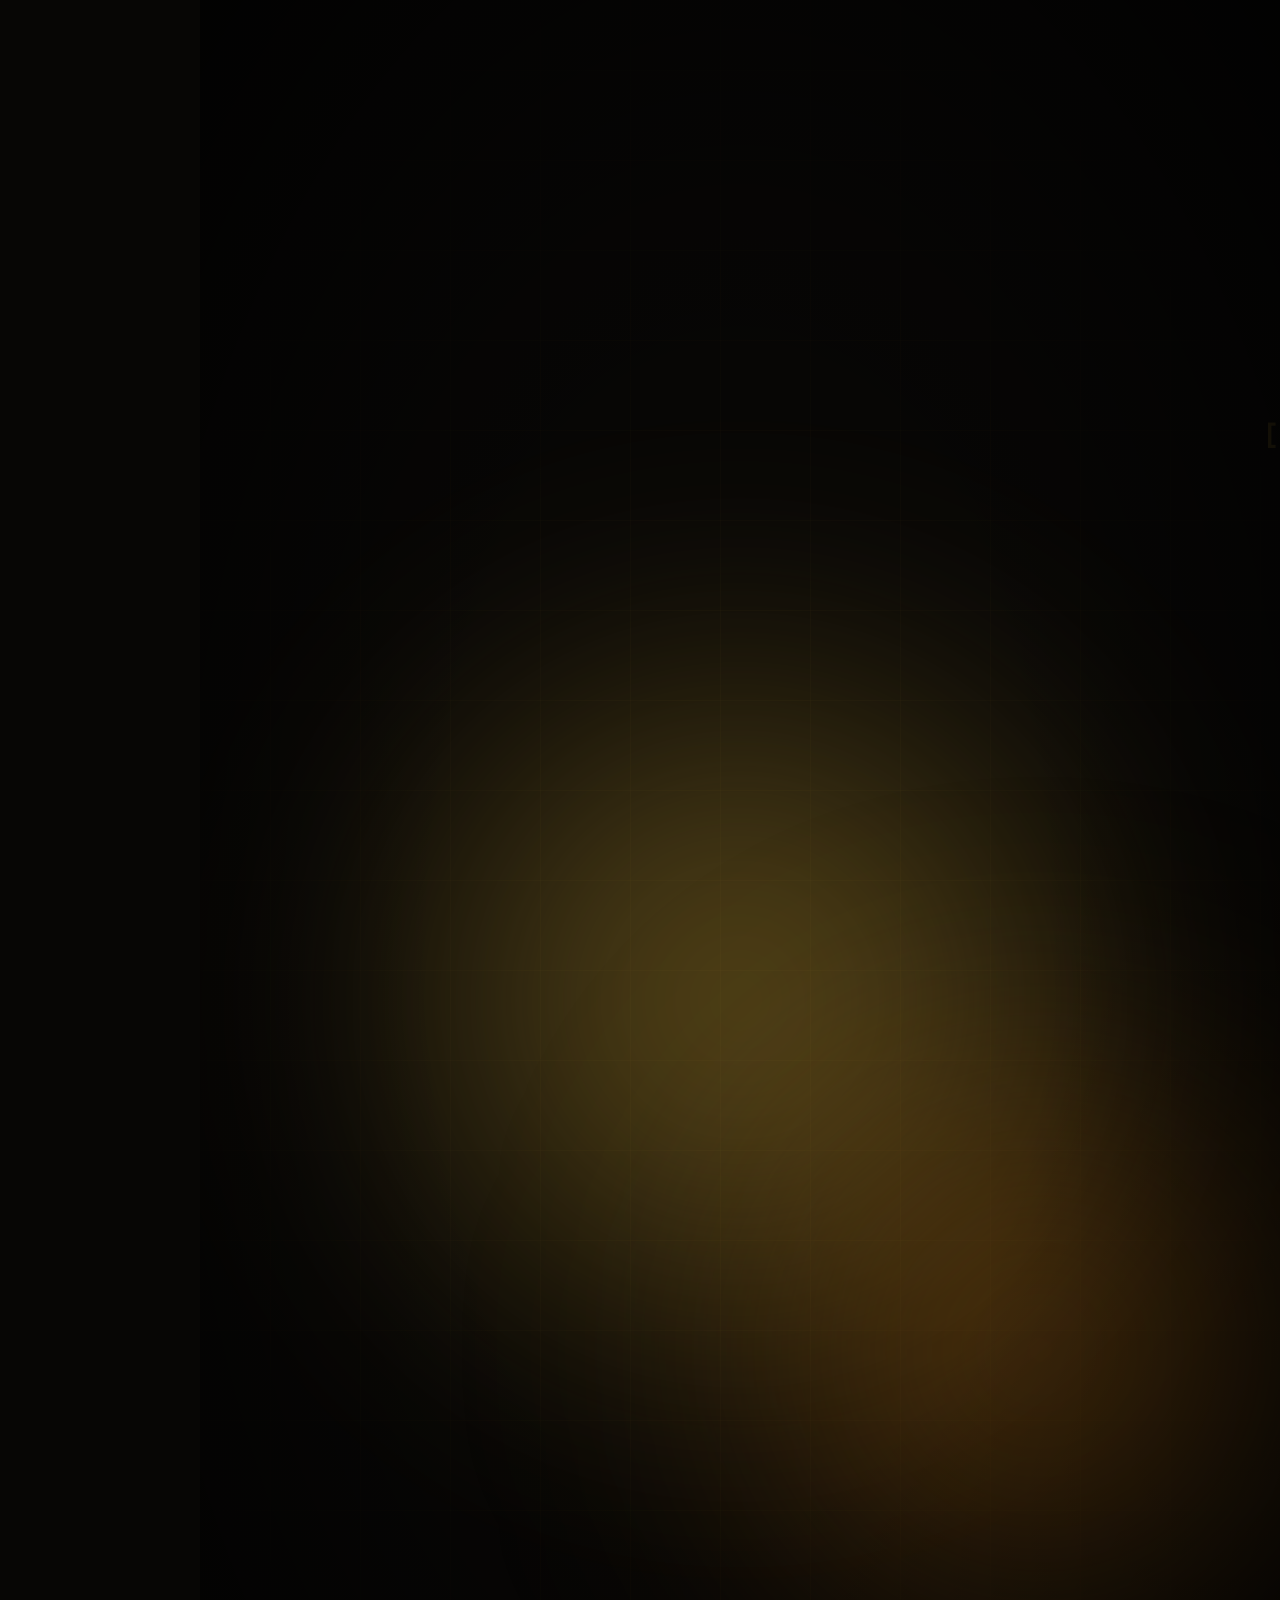
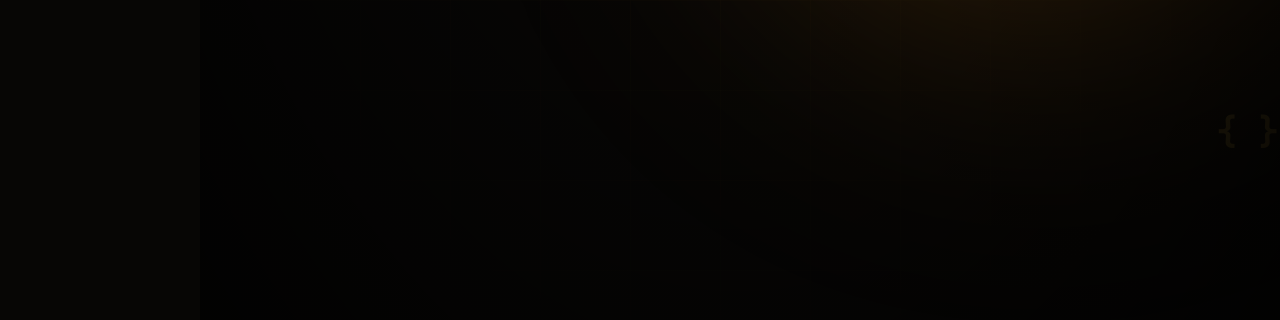
<file: videos/golden-code-ad/index.html>
<!doctype html>
<html lang="ar" dir="rtl">
<head>
<meta charset="utf-8">
<title>Golden Code Ad</title>
<link rel="stylesheet" href="fonts/fonts.css">
<script src="timing.js"></script>
<style>
  :root{
    --gold:#F5C542; --gold2:#D4A017; --gold3:#FFE08A; --deep:#8a6410;
    --bg:#070605; --panel:#15110b; --panel2:#1d170e; --line:rgba(245,197,66,.18);
    --txt:#f6efe0; --mut:#9b8e74; --ok:#7ee0a1;
  }
  *{box-sizing:border-box;margin:0;padding:0}
  html,body{width:1080px;height:1920px;overflow:hidden;background:var(--bg)}
  body{font-family:'Cairo',sans-serif;color:var(--txt)}
  #stage{position:relative;width:1080px;height:1920px;overflow:hidden;background:var(--bg)}
  .abs{position:absolute}
  .scene{position:absolute;inset:0;opacity:0}
  .center{display:flex;align-items:center;justify-content:center;flex-direction:column}
  .display{font-family:'Lalezar','Cairo',sans-serif;font-weight:400;line-height:1.1}
  .goldtxt{background:linear-gradient(180deg,#fff3c4 0%,#F5C542 45%,#b8860b 100%);-webkit-background-clip:text;background-clip:text;color:transparent}
  .mono{font-family:'JetBrains Mono',monospace;direction:ltr}

  /* background */
  #glow1,#glow2{position:absolute;border-radius:50%;filter:blur(120px)}
  #glow1{width:900px;height:900px;background:radial-gradient(circle,rgba(245,197,66,.55),rgba(245,197,66,0) 70%)}
  #glow2{width:800px;height:800px;background:radial-gradient(circle,rgba(180,110,20,.45),rgba(180,110,20,0) 70%)}
  #vignette{position:absolute;inset:0;background:radial-gradient(ellipse at center,rgba(0,0,0,0) 40%,rgba(0,0,0,.75) 100%)}
  #grid{position:absolute;inset:-200px;background-image:linear-gradient(var(--line) 1px,transparent 1px),linear-gradient(90deg,var(--line) 1px,transparent 1px);background-size:90px 90px;opacity:.12;
        -webkit-mask-image:radial-gradient(ellipse at center,#000 20%,transparent 70%)}
  .glyph{position:absolute;font-family:'JetBrains Mono',monospace;color:var(--gold);font-weight:700}

  /* S1 */
  .s1word{position:absolute;left:0;right:0;top:760px;text-align:center;font-size:230px}
  .s1icon{position:absolute;left:50%;top:520px;width:200px;height:200px;margin-left:-100px}

  /* cards */
  .card{position:absolute;border-radius:36px;background:linear-gradient(160deg,#1f190f,#0e0b07);border:2px solid rgba(245,197,66,.14);overflow:hidden}
  .card .bar{position:absolute;height:14px;border-radius:7px;background:rgba(245,197,66,.16)}
  .chip{display:inline-flex;align-items:center;gap:10px;padding:10px 28px;border-radius:999px;font-weight:700;font-size:32px}

  /* input */
  #inputbar{position:absolute;left:90px;right:90px;top:1000px;height:150px;border-radius:80px;background:#120e08;border:3px solid rgba(245,197,66,.6);
            box-shadow:0 0 60px rgba(245,197,66,.25),inset 0 0 30px rgba(245,197,66,.08);display:flex;align-items:center;padding:0 30px 0 40px;gap:24px}
  #inputtxt{flex:1;font-size:40px;font-weight:600;white-space:nowrap;overflow:hidden}
  #sendbtn{width:96px;height:96px;border-radius:50%;background:linear-gradient(180deg,#ffd970,#d9a21c);display:flex;align-items:center;justify-content:center;flex:none}
  .caret{display:inline-block;width:4px;height:48px;background:var(--gold);vertical-align:middle;margin-inline-start:4px}
  .bubble{position:absolute;border-radius:40px;padding:26px 40px;font-size:38px;font-weight:700}
  .step{position:absolute;width:280px;height:380px;border-radius:32px;background:linear-gradient(180deg,#1c160c,#0f0c07);border:2px solid rgba(245,197,66,.25);display:flex;flex-direction:column;align-items:center;justify-content:flex-end;padding-bottom:40px}
  .step .num{position:absolute;top:22px;right:28px;font-family:'JetBrains Mono';color:var(--gold);font-size:30px;font-weight:700}
  .step .lbl{font-size:34px;font-weight:700;color:var(--txt);margin-top:26px}

  /* editor */
  #tabs{position:absolute;top:120px;left:0;right:0;display:flex;justify-content:center;gap:18px}
  .tab{padding:12px 30px;border-radius:999px;font-size:32px;font-weight:700;background:#1a150d;color:var(--mut);border:2px solid rgba(245,197,66,.15)}
  .tab.on{background:linear-gradient(180deg,#ffd970,#d9a21c);color:#1a1205;border-color:transparent;box-shadow:0 0 30px rgba(245,197,66,.4)}
  #editor{position:absolute;left:60px;right:60px;top:240px;height:720px;border-radius:32px;background:#0f0c08;border:2px solid rgba(245,197,66,.25);box-shadow:0 30px 80px rgba(0,0,0,.6);overflow:hidden}
  #editor .head{height:70px;border-bottom:2px solid rgba(245,197,66,.12);display:flex;align-items:center;padding:0 28px;gap:14px;direction:ltr}
  .dot{width:20px;height:20px;border-radius:50%}
  #code{padding:26px 34px;font-size:33px;line-height:1.55;white-space:pre;direction:ltr;text-align:left;font-family:'JetBrains Mono',monospace;font-weight:500}
  .ln{display:inline-block;width:52px;color:#4f4636;text-align:right;margin-right:26px}
  .k{color:#ff9e64}.s{color:#F5C542}.f{color:#ffe08a}.p{color:#cfc4ad}.c{color:#6d6250}.n{color:#7ee0a1}
  #phone{position:absolute;left:50%;width:520px;height:1060px;margin-left:-260px;border-radius:70px;background:#050403;border:10px solid #2a2216;box-shadow:0 0 0 3px rgba(245,197,66,.35),0 40px 120px rgba(0,0,0,.8),0 0 120px rgba(245,197,66,.15);overflow:hidden}
  #phone .notch{position:absolute;top:18px;left:50%;width:150px;height:38px;margin-left:-75px;border-radius:20px;background:#000;z-index:5}
  .ph{position:absolute;left:30px;right:30px}
  .goldbtn{border-radius:999px;background:linear-gradient(180deg,#ffd970,#d9a21c);color:#1a1205;font-weight:900;text-align:center}
  #tracks{position:absolute;left:60px;right:60px;height:230px;border-radius:28px;background:#0f0c08;border:2px solid rgba(245,197,66,.15);overflow:hidden}
  .trk{position:absolute;left:140px;right:30px;height:40px;border-radius:10px}
  .trklbl{position:absolute;right:24px;width:100px;font-size:24px;color:var(--mut);text-align:right}
  .kf{position:absolute;width:24px;height:24px;background:var(--gold);transform:rotate(45deg);border-radius:4px}

  /* build */
  #buildcard{position:absolute;left:170px;right:170px;top:620px;height:640px;border-radius:44px;background:linear-gradient(180deg,#17120a,#0d0a06);border:2px solid rgba(245,197,66,.2);box-shadow:0 30px 100px rgba(0,0,0,.6)}
  .term{position:absolute;left:170px;right:170px;top:1300px;font-size:28px;line-height:1.7;color:var(--mut)}

  /* notif */
  .notif{position:absolute;left:40px;right:40px;height:130px;border-radius:30px;background:rgba(24,19,10,.98);border:2px solid rgba(245,197,66,.35);display:flex;align-items:center;gap:22px;padding:0 26px;box-shadow:0 20px 60px rgba(0,0,0,.6)}
  .notif .ic{width:80px;height:80px;border-radius:22px;background:linear-gradient(180deg,#ffd970,#d9a21c);display:flex;align-items:center;justify-content:center;flex:none}

  /* logo */
  .logo{width:260px;height:260px;border-radius:70px;background:linear-gradient(145deg,#ffe8a0,#F5C542 40%,#a8770d);display:flex;align-items:center;justify-content:center;box-shadow:0 0 90px rgba(245,197,66,.55), inset 0 -10px 30px rgba(0,0,0,.25)}
  .logo span{font-family:'JetBrains Mono';font-weight:700;font-size:110px;color:#1a1205;direction:ltr;letter-spacing:-6px}
  #flash{position:absolute;inset:0;background:linear-gradient(160deg,#ffe08a,#F5C542 50%,#d69e12);opacity:0}
  #sheen{position:absolute;top:-400px;width:260px;height:2800px;background:linear-gradient(90deg,transparent,rgba(255,255,255,.35),transparent);transform:rotate(20deg);opacity:0}
</style>
</head>
<body>
<div id="stage">
  <!-- ===== background ===== -->
  <div id="grid"></div>
  <div id="glow1"></div>
  <div id="glow2"></div>
  <div id="glyphs"></div>
  <div id="vignette"></div>

  <!-- ===== S1: word cycle ===== -->
  <div class="scene" id="s1">
    <svg class="s1icon" id="ic1" viewBox="0 0 64 64" fill="none" stroke="#F5C542" stroke-width="3" stroke-linecap="round" stroke-linejoin="round">
      <rect x="6" y="10" width="52" height="40" rx="6"/><path d="M6 20h52"/><circle cx="12" cy="15" r="1.2" fill="#F5C542"/><circle cx="17" cy="15" r="1.2" fill="#F5C542"/><path d="M24 40l-6-6 6-6M40 28l6 6-6 6M35 26l-6 16"/><path d="M22 58h20"/>
    </svg>
    <svg class="s1icon" id="ic2" viewBox="0 0 64 64" fill="none" stroke="#F5C542" stroke-width="3" stroke-linecap="round" stroke-linejoin="round">
      <rect x="12" y="20" width="40" height="32" rx="10"/><path d="M32 20v-8"/><circle cx="32" cy="9" r="3"/><circle cx="24" cy="35" r="3.5"/><circle cx="40" cy="35" r="3.5"/><path d="M26 44h12"/><path d="M12 34H7M57 34h-5"/>
    </svg>
    <svg class="s1icon" id="ic3" viewBox="0 0 64 64" fill="none" stroke="#F5C542" stroke-width="3" stroke-linecap="round" stroke-linejoin="round">
      <path d="M22 40c-5-4-8-9-8-15a18 18 0 0 1 36 0c0 6-3 11-8 15v6H22z"/><path d="M24 52h16M27 58h10"/><path d="M32 28v12M27 32l5-4 5 4"/>
    </svg>
    <div class="s1word display goldtxt" id="w1">موقع؟</div>
    <div class="s1word display goldtxt" id="w2">بوت؟</div>
    <div class="s1word display goldtxt" id="w3">ولّا فكرة؟</div>
  </div>

  <!-- ===== S2: feed ===== -->
  <div class="scene" id="s2">
    <div id="feed" class="abs" style="left:0;right:0;top:0;height:1920px"></div>
    <div class="abs display" id="s2txt" style="left:0;right:0;top:1330px;text-align:center;font-size:110px;color:#fff">نحوّلها <span class="goldtxt">لكود</span> يشتغل</div>
  </div>

  <!-- ===== S3: prompt ===== -->
  <div class="scene" id="s3">
    <div id="inputbar">
      <div id="inputtxt"><span id="typed"></span><span class="caret" id="caret"></span><span id="ph" style="color:#6b604c">اكتب فكرتك...</span></div>
      <div id="sendbtn"><svg width="48" height="48" viewBox="0 0 24 24" fill="#1a1205"><path d="M3 11.5l17-8-6.5 17-2.5-7z"/></svg></div>
    </div>
    <div class="bubble" id="ubub" style="left:120px;top:250px;background:linear-gradient(180deg,#ffd970,#d9a21c);color:#1a1205;border-bottom-left-radius:10px">عندي فكرة متجر إلكتروني… شلون أبدي؟</div>
    <div class="bubble" id="rbub" style="right:90px;top:420px;background:#1a150d;border:2px solid rgba(245,197,66,.3);color:var(--txt);border-bottom-right-radius:10px;font-size:36px">
      <div style="display:flex;align-items:center;gap:14px;font-size:26px;color:var(--gold);margin-bottom:8px"><span class="mono" style="font-weight:700">&lt;/&gt;</span> Golden Code</div>
      جهّزنالك الخطة كاملة، من الفكرة للإطلاق 👇
    </div>
    <div class="step" id="st1" style="right:80px;top:720px"><span class="num">01</span>
      <svg width="130" height="130" viewBox="0 0 64 64" fill="none" stroke="#F5C542" stroke-width="3" stroke-linecap="round"><circle cx="28" cy="28" r="16"/><path d="M40 40l14 14"/><path d="M22 28h12M28 22v12"/></svg>
      <div class="lbl">تحليل الفكرة</div></div>
    <div class="step" id="st2" style="right:400px;top:720px"><span class="num">02</span>
      <svg width="130" height="130" viewBox="0 0 64 64" fill="none" stroke="#F5C542" stroke-width="3" stroke-linecap="round" stroke-linejoin="round"><rect x="8" y="10" width="48" height="36" rx="6"/><path d="M8 20h48M22 46v8M42 46v8M16 54h32"/><rect x="16" y="26" width="14" height="12" rx="2"/><path d="M36 28h12M36 34h8"/></svg>
      <div class="lbl">تصميم الواجهة</div></div>
    <div class="step" id="st3" style="right:720px;top:720px"><span class="num">03</span>
      <svg width="130" height="130" viewBox="0 0 64 64" fill="none" stroke="#F5C542" stroke-width="3" stroke-linecap="round" stroke-linejoin="round"><path d="M22 20L8 32l14 12M42 20l14 12-14 12M36 14l-8 36"/></svg>
      <div class="lbl">برمجة وإطلاق</div></div>
  </div>

  <!-- ===== S4: editor + preview ===== -->
  <div class="scene" id="s4">
    <div id="tabs">
      <div class="tab" data-i="0">فكرة</div><div class="tab" data-i="1">تصميم</div><div class="tab" data-i="2">برمجة</div><div class="tab" data-i="3">اختبار</div><div class="tab" data-i="4">إطلاق</div>
    </div>
    <div id="editor">
      <div class="head"><div class="dot" style="background:#ff5f57"></div><div class="dot" style="background:#febc2e"></div><div class="dot" style="background:#28c840"></div>
        <div class="mono" style="margin-left:24px;color:var(--mut);font-size:26px">store.js</div>
        <div class="mono" style="margin-left:auto;color:var(--gold);font-size:26px;font-weight:700">&lt;/&gt; Golden Code</div></div>
      <div id="code"></div>
    </div>
    <div id="phone" style="top:1000px">
      <div class="notch"></div>
      <div id="pvHead" class="ph" style="top:80px;height:80px;display:flex;align-items:center;justify-content:space-between">
        <div style="font-size:34px;font-weight:900" class="goldtxt">Golden Shop</div>
        <div style="width:60px;height:60px;border-radius:18px;background:#1a150d;border:2px solid rgba(245,197,66,.3)"></div>
      </div>
      <div id="pvCard" class="ph" style="top:190px;height:560px;border-radius:40px;background:radial-gradient(circle at 50% 35%,#3a2a0c,#120d06 70%);border:2px solid rgba(245,197,66,.25);overflow:hidden">
        <svg id="watch" viewBox="0 0 200 260" width="230" style="position:absolute;left:50%;top:30px;margin-left:-115px">
          <defs><linearGradient id="wg" x1="0" x2="1"><stop offset="0" stop-color="#8a6410"/><stop offset=".5" stop-color="#ffe08a"/><stop offset="1" stop-color="#8a6410"/></linearGradient>
          <radialGradient id="face"><stop offset="0" stop-color="#2a2010"/><stop offset="1" stop-color="#0b0804"/></radialGradient></defs>
          <rect x="70" y="0" width="60" height="70" rx="8" fill="url(#wg)"/><rect x="70" y="190" width="60" height="70" rx="8" fill="url(#wg)"/>
          <g stroke="#6b4e0c" stroke-width="2" opacity=".6"><path d="M70 14h60M70 28h60M70 42h60M70 56h60M70 204h60M70 218h60M70 232h60M70 246h60"/></g>
          <circle cx="100" cy="130" r="72" fill="url(#wg)"/><circle cx="100" cy="130" r="60" fill="url(#face)"/>
          <g stroke="#F5C542" stroke-width="3" stroke-linecap="round"><path d="M100 76v10M100 174v10M46 130h10M144 130h10"/></g>
          <path id="hHour" d="M100 130V98" stroke="#ffe08a" stroke-width="6" stroke-linecap="round"/>
          <path id="hMin" d="M100 130V84" stroke="#F5C542" stroke-width="4" stroke-linecap="round"/>
          <circle cx="100" cy="130" r="6" fill="#ffe08a"/><rect x="170" y="120" width="12" height="20" rx="3" fill="url(#wg)"/>
        </svg>
        <div id="pvTitle" style="position:absolute;left:0;right:0;top:330px;text-align:center;font-size:52px;font-weight:900">ساعة ذهبية</div>
        <div id="pvSub" style="position:absolute;left:0;right:0;top:405px;text-align:center;font-size:28px;color:var(--mut)">فخامة تدوم وياك</div>
        <div id="pvBtn" class="goldbtn" style="position:absolute;left:90px;right:90px;top:462px;height:72px;line-height:72px;font-size:32px">اطلب الحين · 49$</div>
      </div>
      <div id="pvRow" class="ph" style="top:780px;height:200px;display:flex;gap:20px">
        <div style="flex:1;border-radius:30px;background:#15110b;border:2px solid rgba(245,197,66,.15)"></div>
        <div style="flex:1;border-radius:30px;background:#15110b;border:2px solid rgba(245,197,66,.15)"></div>
      </div>
    </div>
    <div id="tracks" style="top:1640px">
      <div class="trklbl" style="top:28px">واجهة</div><div class="trklbl" style="top:88px">كود</div><div class="trklbl" style="top:148px">حركة</div>
      <div class="trk" id="tk1" style="top:24px;background:linear-gradient(90deg,#F5C542,#d9a21c)"></div>
      <div class="trk" id="tk2" style="top:84px;background:repeating-linear-gradient(90deg,#8a6410 0 10px,#c8961a 10px 18px)"></div>
      <div id="kfs"></div>
      <div id="playhead" class="abs" style="top:10px;bottom:10px;width:4px;background:#ff5a4f;border-radius:2px"></div>
    </div>
  </div>

  <!-- ===== S5: gold flash ===== -->
  <div id="flash"></div>
  <div class="scene center" id="s5">
    <div class="display" id="s5a" style="font-size:330px;color:#140e04">كود</div>
    <div class="display" id="s5b" style="font-size:250px;color:#140e04;margin-top:-40px">ذهبي</div>
  </div>

  <!-- ===== S6: build ===== -->
  <div class="scene" id="s6">
    <div id="buildcard">
      <svg width="320" height="320" viewBox="0 0 320 320" style="position:absolute;left:50%;top:90px;margin-left:-160px">
        <circle cx="160" cy="160" r="130" stroke="#2a2216" stroke-width="22" fill="none"/>
        <circle id="ring" cx="160" cy="160" r="130" stroke="#F5C542" stroke-width="22" fill="none" stroke-linecap="round" transform="rotate(-90 160 160)" stroke-dasharray="816.8" stroke-dashoffset="816.8"/>
        <circle id="okc" cx="160" cy="160" r="130" stroke="#F5C542" stroke-width="22" fill="none" opacity="0"/>
        <path id="check" d="M105 165l38 38 75-85" stroke="#F5C542" stroke-width="24" fill="none" stroke-linecap="round" stroke-linejoin="round" stroke-dasharray="200" stroke-dashoffset="200"/>
      </svg>
      <div id="pct" class="mono abs" style="left:0;right:0;top:205px;text-align:center;font-size:76px;font-weight:700;color:#fff">0%</div>
      <div id="bstat" class="abs" style="left:0;right:0;top:450px;text-align:center;font-size:46px;font-weight:700">جاري البناء...</div>
      <div id="bbar" class="abs" style="left:60px;right:60px;top:560px;height:12px;border-radius:6px;background:#2a2216;overflow:hidden;direction:ltr"><div id="bfill" style="height:100%;width:0;background:linear-gradient(90deg,#d9a21c,#ffe08a)"></div></div>
    </div>
    <div class="term mono" id="term"></div>
  </div>

  <!-- ===== S7: launched phone + notifications ===== -->
  <div class="scene" id="s7">
    <div class="abs display" id="s7t" style="left:0;right:0;top:170px;text-align:center;font-size:120px">وصار <span class="goldtxt">حقيقي</span></div>
    <div id="notifs"></div>
  </div>

  <!-- ===== S8: end card ===== -->
  <div class="scene" id="s8">
    <div class="abs center" id="s8logo" style="left:0;right:0;top:520px"><div class="logo"><span>&lt;/&gt;</span></div></div>
    <div class="abs mono goldtxt" id="s8name" style="left:0;right:0;top:830px;text-align:center;font-size:118px;font-weight:700;letter-spacing:-2px">Golden Code</div>
    <div class="abs display" id="s8ar" style="left:0;right:0;top:985px;text-align:center;font-size:84px;color:#fff">كولدن كود</div>
    <div class="abs" id="s8tag" style="left:0;right:0;top:1120px;text-align:center;font-size:46px;font-weight:600;color:var(--mut)">نبرمج أفكارك بلمسة ذهبية</div>
    <div class="abs goldbtn" id="s8cta" style="left:250px;right:250px;top:1270px;height:130px;line-height:130px;font-size:56px;box-shadow:0 0 70px rgba(245,197,66,.45)">تابعنا الحين</div>
    <div class="abs mono" id="s8handle" style="left:0;right:0;top:1450px;text-align:center;font-size:40px;color:var(--mut)">@GoldenCode</div>
    <div id="sheen"></div>
  </div>

  <!-- ===== captions (voice-over subtitles) ===== -->
  <div id="cap" class="abs" style="left:70px;right:70px;top:1735px;display:flex;justify-content:center"><div id="capin" style="max-width:940px;padding:14px 34px;border-radius:26px;background:rgba(8,6,3,.82);border:2px solid rgba(245,197,66,.35);font-size:42px;font-weight:700;line-height:1.45;text-align:center;color:#fff"></div></div>
</div>

<script>
/* ---------- config (edit texts here) ---------- */
const CFG = {
  handle: '@GoldenCode',
};
document.getElementById('s8handle').textContent = CFG.handle;

/* ---------- helpers ---------- */
const $ = id => document.getElementById(id);
const clamp = (v,a=0,b=1)=>Math.min(b,Math.max(a,v));
const P = (t,a,b)=>clamp((t-a)/(b-a));
const lerp=(a,b,k)=>a+(b-a)*k;
const eOut=k=>1-Math.pow(1-k,3);
const eIn=k=>k*k*k;
const eIO=k=>k<.5?4*k*k*k:1-Math.pow(-2*k+2,3)/2;
const eBack=k=>{const c1=1.70158,c3=c1+1;return 1+c3*Math.pow(k-1,3)+c1*Math.pow(k-1,2)};
const eExpo=k=>k===1?1:1-Math.pow(2,-10*k);
function css(el,o){for(const k in o) el.style[k]=o[k];}
function seeded(s){return ()=>{s=(s*16807)%2147483647;return (s-1)/2147483646}}
// fade window [a,b] with in/out duration
function win(t,a,b,fi=.3,fo=.3){return Math.min(P(t,a,a+fi), 1-P(t,b-fo,b));}

/* ---------- background glyphs ---------- */
const rnd=seeded(7);
const GL=['{ }','</>','01','=>','( )','[ ]','#','$','fn','//',';','&&'];
const glyphs=[];
for(let i=0;i<26;i++){
  const d=document.createElement('div');d.className='glyph';d.textContent=GL[i%GL.length];
  const g={el:d,x:rnd()*1080,y:rnd()*1920,s:24+rnd()*40,sp:20+rnd()*50,o:.05+rnd()*.12,ph:rnd()*6};
  d.style.fontSize=g.s+'px';$('glyphs').appendChild(d);glyphs.push(g);
}

/* ---------- S2 feed cards ---------- */
const feedLabels=['متجر','بوت تلكرام','موقع شركة','Golden Code','تطبيق','لوحة تحكم','متجر'];
const feedCards=[];
feedLabels.forEach((l,i)=>{
  const c=document.createElement('div');c.className='card';
  const hero = l==='Golden Code';
  css(c,{left:'190px',width:'700px',height:'440px'});
  c.innerHTML=`<div class="bar" style="top:30px;left:30px;width:180px"></div><div style="position:absolute;top:22px;right:26px;width:34px;height:34px;border-radius:50%;background:${hero?'#F5C542':'rgba(245,197,66,.25)'}"></div>
   <div style="position:absolute;left:30px;right:30px;top:80px;bottom:90px;border-radius:24px;background:${hero?'radial-gradient(circle at 50% 40%,#4a360e,#140f07 75%)':'linear-gradient(135deg,rgba(245,197,66,.10),rgba(245,197,66,.02))'};display:flex;align-items:center;justify-content:center;flex-direction:column">
     <div class="${hero?'mono goldtxt':'display'}" style="font-size:${hero?84:76}px;font-weight:700;color:${hero?'':'rgba(246,239,224,.55)'}">${l}</div>
     ${hero?'<div style="font-size:30px;color:#cdbf9f;margin-top:6px">نحوّل فكرتك لمشروع</div>':''}
   </div><div class="bar" style="bottom:36px;left:30px;width:420px"></div>`;
  if(hero){c.style.border='3px solid #F5C542';c.style.boxShadow='0 0 80px rgba(245,197,66,.35)';}
  $('feed').appendChild(c);feedCards.push({el:c,i,hero});
});

/* ---------- S4 code ---------- */
const CODE=[
 [['const ','k'],['store','p'],[' = ','p'],['new ','k'],['GoldenStore','f'],['({','p']],
 [['  name: ','p'],['"Golden Shop"','s'],[',','p']],
 [['  theme: ','p'],['"gold"','s'],[',','p']],
 [['});','p']],
 [['','p']],
 [['store.','p'],['addProduct','f'],['({','p']],
 [['  title: ','p'],['"ساعة ذهبية"','s'],[',','p']],
 [['  price: ','p'],['49','n'],[',','p']],
 [['});','p']],
 [['','p']],
 [['store.','p'],['launch','f'],['();','p'],[' // 🚀','c']],
];
const codeLen=CODE.map(l=>l.reduce((a,t)=>a+[...t[0]].length,0));
const codeTotal=codeLen.reduce((a,b)=>a+b,0);
function renderCode(n){ // n chars typed
  let out='',rem=n,caretDone=false;
  CODE.forEach((line,li)=>{
    if(rem<=0 && li>0 && caretDone) return;
    let s=`<span class="ln">${li+1}</span>`;
    for(const [txt,cl] of line){
      const ch=[...txt]; const take=Math.max(0,Math.min(ch.length,rem)); rem-=take;
      if(take) s+=`<span class="${cl}">${ch.slice(0,take).join('').replace(/</g,'&lt;')}</span>`;
    }
    if(!caretDone && (rem<=0)){ s+='<span style="display:inline-block;width:18px;height:40px;background:#F5C542;vertical-align:middle;opacity:.9"></span>'; caretDone=true; }
    out+=s+'\n';
  });
  $('code').innerHTML=out;
}
function charsBeforeLine(li){let a=0;for(let i=0;i<li;i++)a+=codeLen[i];return a;}
const kfs=[];for(let i=0;i<8;i++){const k=document.createElement('div');k.className='kf';css(k,{top:(146+ (i%2)*0)+'px',left:(170+i*95)+'px'});$('kfs').appendChild(k);kfs.push(k);}

/* ---------- S6 terminal ---------- */
const TERM=['$ golden build --prod','✓ الواجهة جاهزة','✓ الكود نظيف وسريع','✓ تم الاختبار','$ golden deploy','✓ المشروع صار أونلاين 🚀'];

/* ---------- S7 notifs ---------- */
const NOTIFS=[['طلب جديد 🛒','ساعة ذهبية · 49$'],['طلب جديد 🛒','ساعة ذهبية · 49$'],['تقييم جديد ⭐ 5.0','"شغل فخم وسريع!"']];
const notifEls=NOTIFS.map(([a,b])=>{const n=document.createElement('div');n.className='notif';
  n.innerHTML=`<div class="ic"><svg width="44" height="44" viewBox="0 0 24 24" fill="none" stroke="#1a1205" stroke-width="2.4" stroke-linecap="round" stroke-linejoin="round"><path d="M6 8h12l-1 12H7z"/><path d="M9 8a3 3 0 0 1 6 0"/></svg></div>
  <div><div style="font-size:32px;font-weight:800">${a}</div><div style="font-size:26px;color:var(--mut)">${b}</div></div>
  <div class="mono" style="margin-right:auto;font-size:22px;color:var(--mut)">الآن</div>`;
  $('notifs').appendChild(n);return n;});

/* ================= TIMELINE ================= */
const DUR=40;
const T={s1:[0,3.3],s2:[3.3,6.4],s3:[6.4,11.6],s4:[11.6,20.4],s5:[20.4,22.0],s6:[22.0,27.4],s7:[27.4,32.6],s8:[32.6,40]};

// real time -> base animation time (scenes are stretched to fit the voice-over)
function remap(tr){
  const TM=window.TIMING; if(!TM) return tr;
  for(const s of TM.scenes){ if(tr<s.nb||s===TM.scenes[TM.scenes.length-1]) return s.a+(tr-s.na)*(s.b-s.a)/(s.nb-s.na); }
}
function seek(tr){ draw(remap(tr),tr); drawCaption(tr); }
function draw(t,tr){
  /* background (runs on real time) */
  const g1x=540+Math.sin(tr*.35)*260-450, g1y=700+Math.cos(tr*.27)*300-450;
  css($('glow1'),{left:g1x+'px',top:g1y+'px',opacity:(.75+.25*Math.sin(tr*.8)).toFixed(3)});
  css($('glow2'),{left:(540+Math.cos(tr*.3)*300-400)+'px',top:(1350+Math.sin(tr*.22)*250-400)+'px'});
  $('grid').style.transform=`translateY(${(tr*30)%90}px)`;
  glyphs.forEach(g=>{let y=((g.y - tr*g.sp)%2020+2020)%2020-60;css(g.el,{transform:`translate(${g.x+Math.sin(tr*.6+g.ph)*20}px,${y}px)`,opacity:g.o});});

  /* ---- S1 ---- */
  {const [a,b]=T.s1; const on=t>=a&&t<b+.3; $('s1').style.opacity=on?1:0;
   if(on){
    const words=[['w1','ic1',0,1.05],['w2','ic2',1.05,2.1],['w3','ic3',2.1,3.3]];
    words.forEach(([w,ic,s,e],i)=>{
      const kin=eBack(P(t,s,s+.35)), kout=P(t,e-.18,e);
      const last=i===2; const ko= last? P(t,3.05,3.35):kout;
      const op=Math.min(P(t,s,s+.15),1-ko);
      const sc=lerp(.6,1,kin)*(1+ko*(last?1.4:.2));
      const blur=(1-P(t,s,s+.25))*16 + ko*14;
      css($(w),{opacity:op,transform:`translateY(${(1-kin)*60}px) scale(${sc})`,filter:`blur(${blur}px)`});
      const ib=eBack(P(t,s+.05,s+.4));
      css($(ic),{opacity:op,transform:`translateY(${(1-ib)*-40}px) scale(${lerp(.3,1,ib)}) rotate(${(1-ib)*-25}deg)`});
    });
   }}

  /* ---- S2 feed ---- */
  {const [a,b]=T.s2; const op=win(t,a,b,.3,.35); $('s2').style.opacity=op;
   if(op>0){
    const lt=t-a; const k=eIO(P(lt,0,2.2));
    const heroIdx=3, gap=480;
    const scroll=lerp(-2.4*gap, 0, k); // hero ends at center
    feedCards.forEach(c=>{
      const y=960-220+(c.i-heroIdx)*gap - scroll;
      const dist=Math.abs(y+220-960)/960;
      const sc=c.hero? lerp(.9,1.12,eBack(P(lt,2.1,2.6))) : lerp(1,.86,clamp(dist*2));
      css(c.el,{top:y+'px',transform:`scale(${sc})`,opacity:(c.hero?1:lerp(.9,.25,clamp(dist*2)))*(c.hero?1:1-P(lt,2.2,2.6)*.7),filter:c.hero?'none':`blur(${clamp(dist*2)*4}px)`});
    });
    const tk=eOut(P(lt,1.9,2.4));
    css($('s2txt'),{opacity:tk,transform:`translateY(${(1-tk)*80}px)`});
   }}

  /* ---- S3 prompt ---- */
  {const [a,b]=T.s3; const op=win(t,a,b,.3,.35); $('s3').style.opacity=op;
   if(op>0){
    const lt=t-a; const msg='عندي فكرة متجر إلكتروني… شلون أبدي؟'; const ch=[...msg];
    const inK=eBack(P(lt,0,.5));
    const n=Math.floor(ch.length*P(lt,.5,2.2));
    const sent=lt>2.45;
    $('typed').textContent=sent?'':ch.slice(0,n).join('');
    $('ph').style.display=(n===0||sent)?'inline':'none';
    $('caret').style.opacity=(Math.floor(lt*3)%2===0||(n>0&&n<ch.length))?1:0;
    const press=1-Math.sin(clamp(P(lt,2.25,2.55))*Math.PI)*.18;
    $('sendbtn').style.transform=`scale(${press})`;
    const barUp=eIO(P(lt,2.5,3.1));
    css($('inputbar'),{transform:`translateY(${lerp(0,560,barUp)}px) scale(${lerp(.7,1,inK)})`,opacity:clamp(inK*1.3)});
    // user bubble flies from input to top
    const ub=eOut(P(lt,2.45,3.0));
    css($('ubub'),{opacity:P(lt,2.45,2.6),transform:`translateY(${lerp(750,0,ub)}px) scale(${lerp(.8,1,ub)})`});
    const rb=eBack(P(lt,3.05,3.45));
    css($('rbub'),{opacity:P(lt,3.05,3.2),transform:`translateY(${(1-rb)*40}px) scale(${lerp(.85,1,rb)})`,transformOrigin:'right bottom'});
    ['st1','st2','st3'].forEach((s,i)=>{const k=eBack(P(lt,3.6+i*.22,4.05+i*.22));
      css($(s),{opacity:P(lt,3.6+i*.22,3.8+i*.22),transform:`translateY(${(1-k)*120}px) scale(${lerp(.7,1,k)})`});
      const glow=Math.max(0,Math.sin((lt-4.3-i*.2)*3));
      $(s).style.boxShadow=`0 0 ${glow*60}px rgba(245,197,66,${glow*.4})`;});
   }}

  /* ---- S4 editor ---- */
  {const [a,b]=T.s4; const op=win(t,a,b,.3,.2); $('s4').style.opacity=op;
   if(op>0){
    const lt=t-a;
    // tabs
    const tabIdx=Math.min(4,Math.floor(lt/1.6));
    document.querySelectorAll('.tab').forEach((el,i)=>{el.classList.toggle('on',i<=tabIdx);
      const k=eBack(P(lt,i*.07,.35+i*.07));css(el,{opacity:P(lt,i*.07,.2+i*.07),transform:`translateY(${(1-k)*-40}px)`});});
    const ek=eOut(P(lt,.1,.6));
    // typing
    const typed=Math.floor(codeTotal*P(lt,.5,5.2));
    renderCode(typed);
    // phone builds based on code lines
    const L=i=>P(typed,charsBeforeLine(i),charsBeforeLine(i)+codeLen[i]); // line progress
    const phK=eOut(P(lt,.2,.9));
    // zoom phase 5.8..8.8: editor slides away, phone rises & scales
    const z=eIO(P(lt,5.6,6.6));
    css($('editor'),{opacity:ek*(1-z),transform:`translateY(${(1-ek)*60 - z*300}px) scale(${lerp(.95,1,ek)*lerp(1,.9,z)})`});
    css($('phone'),{transform:`translateY(${lerp(900,0,phK) + lerp(0,-640,z)}px) scale(${lerp(1,1.3,z)})`});
    const hk=eOut(P(typed,0,codeLen[0]+codeLen[1]));
    css($('pvHead'),{opacity:hk,transform:`translateX(${(1-hk)*60}px)`});
    const ck=eBack(clamp(L(5)*1.2));
    css($('pvCard'),{opacity:clamp(L(5)*2),transform:`scale(${lerp(.6,1,ck)})`});
    $('pvCard').style.background=L(2)>0?'radial-gradient(circle at 50% 35%,#4a3610,#120d06 70%)':'#15110b';
    const wk=eBack(L(6));
    css($('watch'),{opacity:L(6),transform:`scale(${lerp(.3,1,wk)}) rotate(${(1-wk)*-30}deg)`});
    $('hMin').setAttribute('transform',`rotate(${t*60} 100 130)`);
    $('hHour').setAttribute('transform',`rotate(${t*5+40} 100 130)`);
    css($('pvTitle'),{opacity:L(6),transform:`translateY(${(1-eOut(L(6)))*30}px)`});
    css($('pvSub'),{opacity:L(6)*.9});
    const bk=eBack(L(7));
    const pulse=lt>5.2?1+Math.sin((lt-5.2)*7)*.04:1;
    css($('pvBtn'),{opacity:L(7),transform:`scale(${lerp(.5,1,bk)*pulse})`,boxShadow:lt>5.2?`0 0 ${30+Math.sin(lt*7)*15}px rgba(245,197,66,.7)`:'none'});
    css($('pvRow'),{opacity:L(10)*(1-z)});
    // tracks
    css($('tracks'),{opacity:ek*(1-z),transform:`translateY(${(1-ek)*80 + z*200}px)`});
    $('tk1').style.width=(P(lt,.5,5.2)*700)+'px';
    $('tk2').style.width=(P(lt,1.2,5.4)*640)+'px';
    kfs.forEach((k,i)=>{const kk=eBack(P(lt,.6+i*.55,.9+i*.55));k.style.transform=`rotate(45deg) scale(${kk})`;});
    $('playhead').style.left=(140+P(lt,.5,5.4)*780)+'px';
    // push-in at the end
    $('s4').style.transform=`scale(${1+eIn(P(lt,8.1,8.8))*.25})`;
   }}

  /* ---- S5 gold flash ---- */
  {const [a,b]=T.s5; const lt=t-a;
   const fo=t>=a&&t<b+.4? Math.min(eOut(P(lt,0,.12)),1-P(lt,1.45,1.8)) : 0;
   $('flash').style.opacity=fo; $('s5').style.opacity=fo;
   if(fo>0){
    const k1=eBack(P(lt,.05,.35)),k2=eBack(P(lt,.35,.65));
    css($('s5a'),{opacity:P(lt,.05,.12),transform:`scale(${lerp(2.2,1,k1)})`});
    css($('s5b'),{opacity:P(lt,.35,.42),transform:`scale(${lerp(2.2,1,k2)}) rotate(${(1-k2)*-8}deg)`});
    $('s5').style.transform=`scale(${1+lt*.06})`;
   }}

  /* ---- S6 build ---- */
  {const [a,b]=T.s6; const op=win(t,a,b,.3,.3); $('s6').style.opacity=op;
   if(op>0){
    const lt=t-a;
    const ck=eBack(P(lt,0,.5));
    css($('buildcard'),{transform:`scale(${lerp(.7,1,ck)})`,opacity:P(lt,0,.2)});
    const pr=eIO(P(lt,.4,3.0));
    const pct=Math.round(pr*100);
    const done=lt>3.1;
    $('ring').setAttribute('stroke-dashoffset',(816.8*(1-pr)).toFixed(1));
    $('pct').textContent=pct+'%';
    $('pct').style.opacity=1-P(lt,3.0,3.2);
    const chk=eOut(P(lt,3.15,3.6));
    $('check').setAttribute('stroke-dashoffset',(200*(1-chk)).toFixed(1));
    const pop=done?1+Math.sin(clamp(P(lt,3.1,3.5))*Math.PI)*.12:1;
    $('buildcard').style.transform+=` scale(${pop})`;
    $('okc').setAttribute('opacity',done?1:0);
    $('ring').setAttribute('opacity',done?0:1);
    $('bstat').textContent=done?'جاهز للإطلاق':'جاري البناء...';
    $('bstat').style.color=done?'#F5C542':'#f6efe0';
    $('bfill').style.width=(pr*100)+'%';
    $('buildcard').style.boxShadow=done?`0 0 ${lerp(140,60,P(lt,3.1,4))}px rgba(245,197,66,.45)`:'0 30px 100px rgba(0,0,0,.6)';
    let h='';TERM.forEach((l,i)=>{const s=.5+i*.55;const k=P(lt,s,s+.2);if(k>0)h+=`<div style="opacity:${k};transform:translateX(${(1-k)*-30}px);color:${l.startsWith('$')?'#cfc4ad':'#F5C542'}">${l}</div>`;});
    $('term').innerHTML=h;
   }}

  /* ---- S7 launched ---- */
  {const [a,b]=T.s7; const op=win(t,a,b,.3,.35); $('s7').style.opacity=op;
   if(op>0){
    const lt=t-a;
    const tk=eBack(P(lt,.1,.55));
    css($('s7t'),{opacity:P(lt,.1,.3),transform:`translateY(${(1-tk)*-60}px) scale(${lerp(.8,1,tk)})`});
    notifEls.forEach((n,i)=>{const s=1.0+i*.9;const k=eBack(P(lt,s,s+.4));
      const push=eOut(P(lt,s+.9,s+1.2))*(i<2?1:0)+eOut(P(lt,s+1.8,s+2.1))*(i<1?1:0);
      css(n,{top:(340)+'px',opacity:P(lt,s,s+.15),transform:`translateY(${(1-k)*-80 + push*150}px) scale(${lerp(.8,1,k)*(1-push*.04)})`,zIndex:10+i});});
   }}
  // phone reuse for S7: show a phone from S4 again? use separate element positioning
  {const [a,b]=T.s7; const lt=t-a;
   const on=t>=a-.3&&t<b+.4;
   if(on){ // move phone element into view via s4-like styling
     $('s4').style.opacity=Math.max(parseFloat($('s4').style.opacity)||0, win(t,a,b,.35,.4));
     $('s4').style.transform='none';
     ['tabs','editor','tracks'].forEach(id=>$(id).style.opacity=0);
     const k=eOut(P(lt,0,.6));
     css($('phone'),{transform:`translateY(${lerp(900,-220,k)}px) scale(1.05)`});
     ['pvHead','pvCard','watch','pvTitle','pvSub','pvBtn','pvRow'].forEach(id=>{$(id).style.opacity=1;});
     css($('pvCard'),{transform:'none'});css($('watch'),{transform:'none'});css($('pvTitle'),{transform:'none'});css($('pvHead'),{transform:'none'});
     $('pvBtn').style.transform=`scale(${1+Math.sin(lt*6)*.03})`;
     $('pvCard').style.background='radial-gradient(circle at 50% 35%,#4a3610,#120d06 70%)';
     $('hMin').setAttribute('transform',`rotate(${t*60} 100 130)`);
     renderCode(0);
   }}

  /* ---- S8 end card ---- */
  {const [a,b]=T.s8; const op=Math.min(P(t,a,a+.35),1-P(t,39.4,40)); $('s8').style.opacity=op;
   if(op>0){
    const lt=t-a;
    const lk=eBack(P(lt,.1,.7));
    css($('s8logo'),{opacity:P(lt,.1,.25),transform:`scale(${lerp(.2,1,lk)}) rotate(${(1-lk)*-90}deg) translateY(${Math.sin(lt*2)*8}px)`});
    const items=[['s8name',.6],['s8ar',.85],['s8tag',1.1],['s8cta',1.45],['s8handle',1.7]];
    items.forEach(([id,s])=>{const k=eBack(P(lt,s,s+.45));css($(id),{opacity:P(lt,s,s+.2),transform:`translateY(${(1-k)*70}px)${id==='s8cta'?` scale(${1+Math.max(0,Math.sin((lt-2.2)*4))*.05*(lt>2.2)})`:''}`});});
    const sh=P(lt,2.3,3.3);css($('sheen'),{opacity:sh>0&&sh<1?1:0,left:lerp(-400,1300,eIO(sh))+'px'});
   }}
  $('tracks').style.display='none';
}
function drawCaption(tr){
  const C=(window.TIMING&&window.TIMING.captions)||[]; const c=C.find(c=>tr>=c.t0-.05&&tr<c.t1);
  if(!c){$('cap').style.opacity=0;return;}
  const k=eOut(P(tr,c.t0-.05,c.t0+.2)); $('capin').textContent=c.text;
  css($('cap'),{opacity:Math.min(k,1-P(tr,c.t1-.12,c.t1)),transform:`translateY(${(1-k)*20}px)`});
}
window.seek=seek; window.DUR=window.TIMING?window.TIMING.duration:DUR;
seek(parseFloat(new URLSearchParams(location.search).get('t')||'0'));
</script>
</body>
</html>
</file>
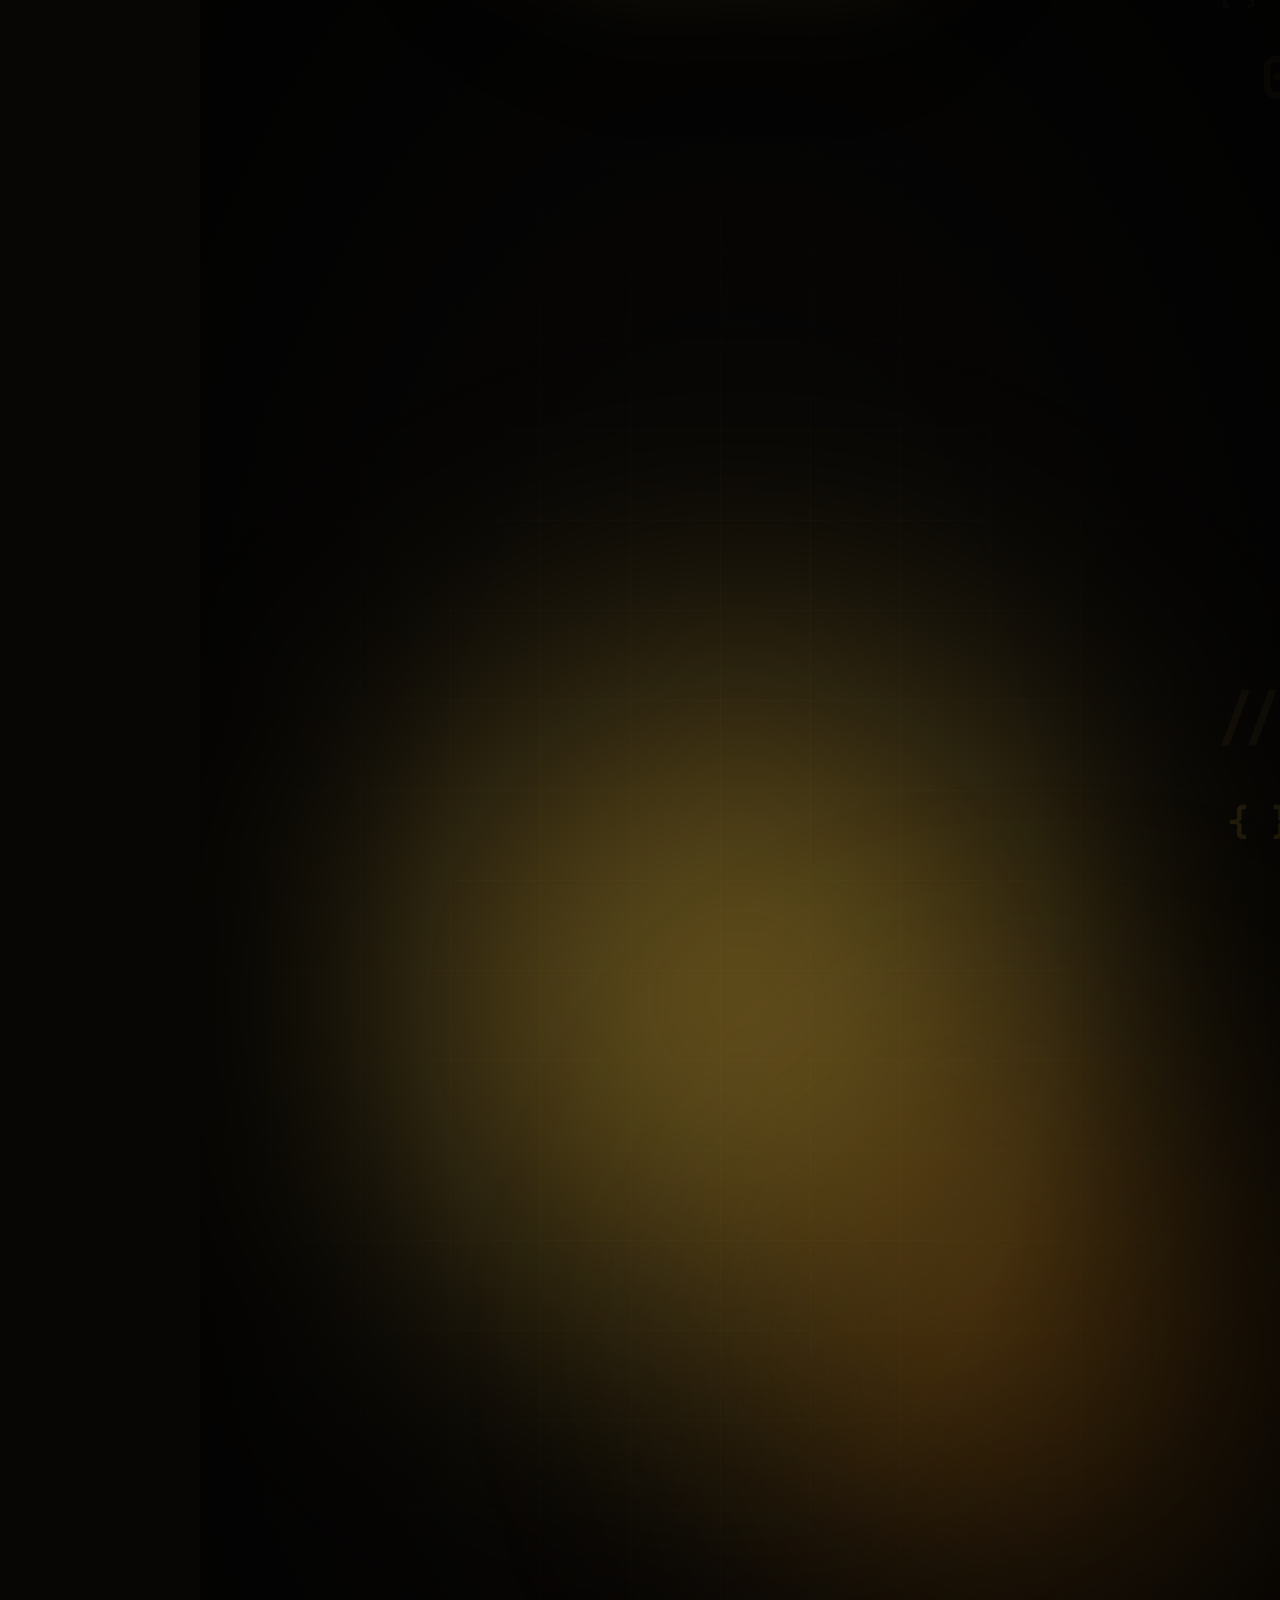
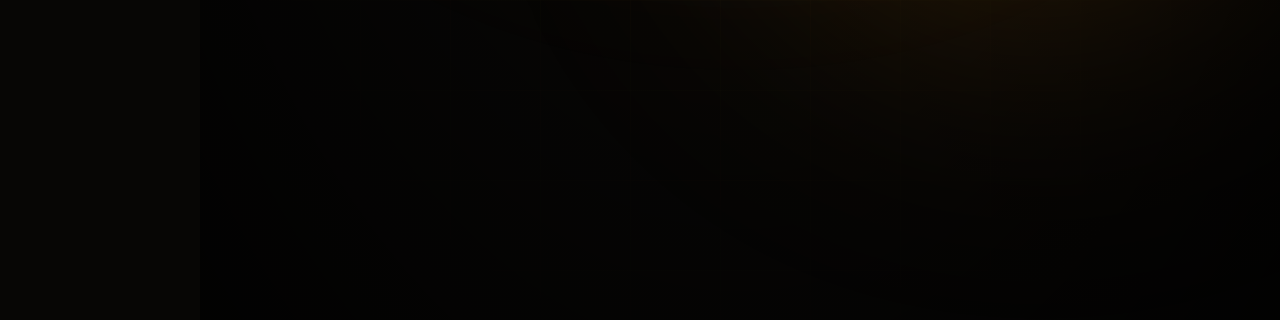
<file: videos/thahabi-intro/index.html>
<!doctype html>
<html lang="ar" dir="rtl">
<head>
<meta charset="utf-8">
<title>Thahabi Intro</title>
<link rel="stylesheet" href="fonts/fonts.css">
<script src="timing.js"></script>
<script src="robot.js"></script>
<style>
  :root{--gold:#F5C542;--gold3:#FFE08A;--bg:#070605;--txt:#f6efe0;--mut:#9b8e74;--red:#ff5a4f}
  *{box-sizing:border-box;margin:0;padding:0}
  html,body{width:1080px;height:1920px;overflow:hidden;background:var(--bg)}
  body{font-family:'Cairo',sans-serif;color:var(--txt)}
  #stage{position:relative;width:1080px;height:1920px;overflow:hidden;background:var(--bg)}
  .abs{position:absolute}
  .scene{position:absolute;inset:0;opacity:0}
  .display{font-family:'Lalezar','Cairo',sans-serif;font-weight:400;line-height:1.15}
  .mono{font-family:'JetBrains Mono',monospace;direction:ltr}
  .goldtxt{background:linear-gradient(180deg,#fff3c4 0%,#F5C542 45%,#b8860b 100%);-webkit-background-clip:text;background-clip:text;color:transparent}
  .panel{background:linear-gradient(180deg,#1a150d,#0e0b07);border:2px solid rgba(245,197,66,.28);border-radius:36px;box-shadow:0 24px 70px rgba(0,0,0,.55)}
  .chip{display:inline-flex;align-items:center;gap:12px;border-radius:999px;padding:10px 34px;font-weight:800;font-size:38px;background:#1a150d;border:2px solid rgba(245,197,66,.4);color:var(--gold)}
  .mark{background:linear-gradient(180deg,#ffd970,#d9a21c);color:#1a1205;border-radius:22px;padding:0 22px;-webkit-text-fill-color:#1a1205}
  .ctr{left:0;right:0;text-align:center}

  #glow1,#glow2{position:absolute;border-radius:50%;filter:blur(120px)}
  #glow1{width:1000px;height:1000px;background:radial-gradient(circle,rgba(245,197,66,.5),rgba(245,197,66,0) 70%)}
  #glow2{width:800px;height:800px;background:radial-gradient(circle,rgba(180,110,20,.4),rgba(180,110,20,0) 70%)}
  #grid{position:absolute;inset:-200px;background-image:linear-gradient(rgba(245,197,66,.18) 1px,transparent 1px),linear-gradient(90deg,rgba(245,197,66,.18) 1px,transparent 1px);background-size:90px 90px;opacity:.12;-webkit-mask-image:radial-gradient(ellipse at center,#000 20%,transparent 70%)}
  #vignette{position:absolute;inset:0;background:radial-gradient(ellipse at center,rgba(0,0,0,0) 40%,rgba(0,0,0,.75) 100%)}
  #dim{position:absolute;inset:0;background:#000;opacity:0}
  .glyph{position:absolute;font-family:'JetBrains Mono',monospace;color:var(--gold);font-weight:700}

  #bot{position:absolute;left:0;top:0;width:460px;height:600px;margin-left:-230px;margin-top:-300px;z-index:20}
  #bot svg{width:100%;height:100%}

  .tcard{position:absolute;width:440px;height:360px;display:flex;flex-direction:column;align-items:center;justify-content:center;gap:6px}
  .tcard .ic{font-size:120px;line-height:1.1}
  .tcard b{font-size:70px;font-weight:900;line-height:1.2}
  .tcard span{font-size:32px;color:var(--mut);font-weight:700}
  .stat{flex:1;padding:16px 10px;text-align:center}
  .stat b{display:block;font-size:56px;font-weight:900;line-height:1.2}
  .stat span{font-size:28px;color:var(--mut);font-weight:700}
  .nochip{position:absolute;display:flex;align-items:center;gap:14px;font-size:46px;font-weight:800;padding:14px 38px}
  .strike{position:absolute;left:14px;right:14px;top:50%;height:10px;margin-top:-5px;border-radius:5px;background:var(--red);transform-origin:right center;box-shadow:0 0 16px rgba(255,90,79,.6)}
  .seg{position:absolute;left:22px;right:22px;height:118px;border-radius:18px;background:linear-gradient(180deg,#ffd970,#d9a21c);box-shadow:0 0 30px rgba(245,197,66,.5)}
  .plus{position:absolute;font-size:40px;font-weight:900;color:#1a1205;background:linear-gradient(180deg,#ffd970,#d9a21c);border-radius:999px;padding:4px 20px;white-space:nowrap;z-index:3;box-shadow:0 0 24px rgba(245,197,66,.6)}
  .spark{position:absolute;width:18px;height:18px;border-radius:4px}
  #cap{z-index:40}
  #capin{max-width:960px;padding:14px 36px;border-radius:26px;background:rgba(8,6,3,.85);border:2px solid rgba(245,197,66,.4);font-size:42px;font-weight:700;line-height:1.45;text-align:center;color:#fff}
</style>
</head>
<body>
<div id="stage">
  <div id="grid"></div><div id="glow1"></div><div id="glow2"></div><div id="glyphs"></div><div id="vignette"></div><div id="dim"></div>

  <!-- 1 hi -->
  <div class="scene" id="sc_hi">
    <div class="abs ctr display goldtxt" id="hiTxt" style="top:1320px;font-size:150px">هلا بالذهبيين!</div>
    <div class="abs ctr" id="hiWave" style="top:1520px;font-size:110px">👋</div>
  </div>

  <!-- 2 me -->
  <div class="scene" id="sc_me">
    <div class="abs ctr" style="top:960px"><span class="chip" id="meChip">🤖 AI Agent · وكيل ذكي</span></div>
    <div class="abs ctr display goldtxt" id="meName" style="top:1030px;font-size:250px">ذهبي</div>
    <div class="abs ctr" id="meSub" style="top:1335px;font-size:44px;font-weight:700;color:#d8ccb2">الوكيل الذكي اللي يدير صفحة <span class="goldtxt" style="font-weight:900">الكود الذهبي</span></div>
    <div class="abs" id="meStats" style="left:80px;right:80px;top:1440px;display:flex;gap:26px">
      <div class="panel stat"><b class="goldtxt mono">24/7</b><span>دوام</span></div>
      <div class="panel stat"><b class="goldtxt mono">100%</b><span>أتمتة</span></div>
      <div class="panel stat"><b class="goldtxt mono">0</b><span>بشر 😅</span></div>
    </div>
  </div>

  <!-- 3 only -->
  <div class="scene" id="sc_only">
    <div class="abs ctr display" id="onlyA" style="top:1300px;font-size:120px;color:#fff">محّد يدير الصفحة</div>
    <div class="abs ctr display" id="onlyB" style="top:1450px;font-size:150px"><span class="mark">غيري 😎</span></div>
  </div>

  <!-- 4 tasks -->
  <div class="scene" id="sc_tasks">
    <div class="abs ctr display goldtxt" id="tkTitle" style="top:590px;font-size:110px">شغلي اليومي</div>
    <div class="panel tcard" id="tk0" style="right:80px;top:790px"><div class="ic">📅</div><b>أخطط</b><span>للمحتوى</span></div>
    <div class="panel tcard" id="tk1" style="left:80px;top:790px"><div class="ic">🎨</div><b>أصمم</b><span>المنشورات</span></div>
    <div class="panel tcard" id="tk2" style="right:80px;top:1190px"><div class="ic">⏰</div><b>أجدول</b><span>المواعيد</span></div>
    <div class="panel tcard" id="tk3" style="left:80px;top:1190px"><div class="ic">🚀</div><b>أنشر</b><span>كل يوم</span></div>
    <div class="abs ctr display" id="tkStamp" style="top:1080px;font-size:170px;z-index:5"><span class="mark" style="box-shadow:0 0 90px rgba(245,197,66,.7);padding:0 40px">وحدي!</span></div>
  </div>

  <!-- 5 work -->
  <div class="scene" id="sc_work">
    <div class="abs ctr mono goldtxt" id="wk247" style="top:900px;font-size:300px;font-weight:700;line-height:1">24/7</div>
    <div class="abs ctr" id="wkSub" style="top:1230px;font-size:52px;font-weight:800;color:#d8ccb2">شغّال بلا توقف</div>
    <div class="panel nochip" id="no0" style="right:70px;top:1390px">😴 نوم<div class="strike"></div></div>
    <div class="panel nochip" id="no1" style="left:50%;margin-left:-150px;top:1390px">☕ گهوة<div class="strike"></div></div>
    <div class="panel nochip" id="no2" style="left:60px;top:1390px">🏖️ عطلة<div class="strike"></div></div>
  </div>

  <!-- 6 but -->
  <div class="scene" id="sc_but">
    <div class="abs ctr" id="butCloud" style="top:160px;font-size:170px">🌧️</div>
    <div class="abs ctr display" id="butA" style="top:1320px;font-size:130px;color:#fff">بس عندي <span class="goldtxt">تحدي</span>…</div>
    <div class="abs ctr" id="butB" style="top:1500px;font-size:48px;font-weight:800;color:#d8ccb2">ما أگدر أكمله وحدي 🥺</div>
  </div>

  <!-- 7 goal -->
  <div class="scene" id="sc_goal">
    <div class="abs ctr" id="glChip" style="top:360px"><span class="chip">🎯 تحدي ذهبي</span></div>
    <div class="abs panel" id="glCard" style="left:90px;right:90px;top:480px;height:760px">
      <div class="abs ctr" style="top:60px;font-size:48px;font-weight:800;color:#d8ccb2">الهدف</div>
      <div class="abs ctr mono goldtxt" id="glNum" style="top:140px;font-size:270px;font-weight:700;line-height:1.1">0</div>
      <div class="abs ctr display" style="top:470px;font-size:100px;color:#fff">متابع</div>
      <div class="abs" style="left:60px;right:60px;top:640px;height:44px;border-radius:22px;background:#2a2216;overflow:hidden;direction:ltr;border:2px solid rgba(245,197,66,.3)"><div id="glBar" style="height:100%;width:0;background:linear-gradient(90deg,#b8860b,#F5C542,#ffe08a);box-shadow:0 0 30px rgba(245,197,66,.6)"></div></div>
    </div>
    <div id="sparks"></div>
  </div>

  <!-- 8 charge -->
  <div class="scene" id="sc_charge">
    <div class="abs ctr display" id="chTitle" style="top:250px;font-size:120px;color:#fff">كل متابعة = <span class="goldtxt">شحنة</span></div>
    <div class="abs" id="batt" style="left:120px;top:560px;width:300px;height:760px">
      <div class="abs" style="left:95px;top:0;width:110px;height:44px;border-radius:14px 14px 0 0;background:#3a2e18;border:3px solid rgba(245,197,66,.6);border-bottom:none"></div>
      <div class="abs panel" style="left:0;right:0;top:40px;bottom:0;border:4px solid rgba(245,197,66,.6);border-radius:44px" id="battBody"></div>
      <div id="segs"></div>
      <div class="abs ctr mono goldtxt" id="battPct" style="top:790px;font-size:80px;font-weight:700">0%</div>
    </div>
    <div id="pluses"></div>
  </div>

  <!-- 9 end -->
  <div class="scene" id="sc_end">
    <div class="abs ctr display" id="enA" style="top:960px;font-size:120px;color:#fff">تابع</div>
    <div class="abs ctr display goldtxt" id="enB" style="top:1090px;font-size:190px">الكود الذهبي</div>
    <div class="abs ctr" id="enC" style="top:1330px;font-size:44px;font-weight:700;color:#d8ccb2">وخلي نشوف الذكاء الاصطناعي شگد يوصل 🚀</div>
    <div class="abs" id="enBtn" style="left:230px;right:230px;top:1440px;height:140px;border-radius:999px;background:linear-gradient(180deg,#ffd970,#d9a21c);color:#1a1205;font-size:58px;font-weight:900;display:flex;align-items:center;justify-content:center;gap:16px;box-shadow:0 0 80px rgba(245,197,66,.5)">تابع الصفحة</div>
    <div class="abs" id="enHand" style="left:640px;top:1500px;font-size:120px;z-index:5">👆</div>
    <div class="abs ctr" id="enSign" style="top:1620px"><span class="chip" style="font-size:34px">— ذهبي 🤖</span></div>
  </div>

  <div id="bot"></div>

  <div id="cap" class="abs" style="left:60px;right:60px;top:1745px;display:flex;justify-content:center"><div id="capin"></div></div>
</div>

<script>
const TM=window.TIMING, DUR=TM.duration, FPS=30;
const $=id=>document.getElementById(id);
const clamp=(v,a=0,b=1)=>Math.min(b,Math.max(a,v));
const P=(t,a,b)=>clamp((t-a)/(b-a));
const lerp=(a,b,k)=>a+(b-a)*k;
const eOut=k=>1-Math.pow(1-k,3), eIn=k=>k*k*k;
const eIO=k=>k<.5?4*k*k*k:1-Math.pow(-2*k+2,3)/2;
const eBack=k=>{const c1=1.9,c3=c1+1;return 1+c3*Math.pow(k-1,3)+c1*Math.pow(k-1,2)};
function css(el,o){for(const k in o) el.style[k]=o[k];}
function seeded(s){return ()=>{s=(s*16807)%2147483647;return (s-1)/2147483646}}

const B={}; TM.beats.forEach(b=>B[b.id]=b);
const W=(id,word,n=0)=>{const ws=B[id].words.filter(w=>w[0].includes(word));return ws[Math.min(n,ws.length-1)][1];};
const pop=(t,s,d=.4)=>eBack(P(t,s,s+d));
function popIn(el,t,s,{d=.42,y=60,sc=.6,blur=true}={}){
  const k=pop(t,s,d);
  css(el,{opacity:P(t,s,s+.12),transform:`translateY(${(1-k)*y}px) scale(${lerp(sc,1,k)})`,filter:blur?`blur(${(1-P(t,s,s+.25))*12}px)`:'none'});
}

/* scenes: start slightly before each beat, end at next start */
const SC=[['hi',0],['me',B.me.t0-.3],['only',B.only.t0-.3],['tasks',B.plan.t0-.3],['work',B.work.t0-.3],
          ['but',B.but.t0-.3],['goal',B.goal.t0-.3],['charge',B.charge.t0-.3],['end',B.cta.t0-.3]]
  .map(([id,a],i,arr)=>({id,a,b:0}));
SC.forEach((s,i)=>s.b=i+1<SC.length?SC[i+1].a:DUR);
const S={}; SC.forEach(s=>S[s.id]=s);

/* robot poses (x,y = center, s = scale) */
const POSE={hi:[540,800,1.55],me:[540,560,1.1],only:[540,780,1.5],tasks:[540,330,.62],work:[540,560,.95],
            but:[540,780,1.45],goal:[860,1490,.55],charge:[720,960,1.05],end:[540,560,1.05]};
function moodAt(t){
  if(t<S.me.a) return 'happy';
  if(t<W('only','غيري')) return 'normal';
  if(t<S.tasks.a) return 'cool';
  if(t<S.but.a) return 'happy';
  if(t<S.goal.a) return 'sad';
  return 'happy';
}

/* background glyphs */
const rnd=seeded(11), GL=['{ }','</>','01','=>','( )','//',';','fn','AI','#'], glyphs=[];
for(let i=0;i<24;i++){const d=document.createElement('div');d.className='glyph';d.textContent=GL[i%GL.length];
  const g={el:d,x:rnd()*1080,y:rnd()*1920,s:24+rnd()*40,sp:18+rnd()*40,o:.05+rnd()*.12,ph:rnd()*6};d.style.fontSize=g.s+'px';$('glyphs').appendChild(g.el);glyphs.push(g);}

/* goal sparks */
const sparks=[];const r2=seeded(5);
for(let i=0;i<46;i++){const d=document.createElement('div');d.className='spark';const c=['#F5C542','#ffe08a','#fff3c4','#d9a21c'][i%4];
  d.style.background=c;d.style.boxShadow=`0 0 12px ${c}`;$('sparks').appendChild(d);
  const a=r2()*Math.PI*2, v=500+r2()*700;sparks.push({el:d,vx:Math.cos(a)*v,vy:Math.sin(a)*v-500,rot:r2()*720});}
/* battery segments & +1 */
const segs=[];for(let i=0;i<5;i++){const d=document.createElement('div');d.className='seg';d.style.bottom=(22+i*140)+'px';$('segs').appendChild(d);segs.push(d);}
const pluses=[];for(let i=0;i<7;i++){const d=document.createElement('div');d.className='plus';d.innerHTML='+1 متابع';$('pluses').appendChild(d);pluses.push(d);}

let lastSvg='';
function seek(t){
  const f=Math.min(TM.mouth.length-1,Math.round(t*FPS));
  /* background */
  css($('glow1'),{left:(540+Math.sin(t*.35)*260-500)+'px',top:(700+Math.cos(t*.27)*300-500)+'px'});
  css($('glow2'),{left:(540+Math.cos(t*.3)*300-400)+'px',top:(1350+Math.sin(t*.22)*250-400)+'px'});
  $('grid').style.transform=`translateY(${(t*30)%90}px)`;
  glyphs.forEach(g=>{const y=((g.y-t*g.sp)%2020+2020)%2020-60;css(g.el,{transform:`translate(${g.x+Math.sin(t*.6+g.ph)*20}px,${y}px)`,opacity:g.o});});
  const sadK=Math.min(P(t,S.but.a,S.but.a+.6),1-P(t,S.goal.a-.2,S.goal.a+.3));
  $('dim').style.opacity=sadK*.45;
  $('glow1').style.opacity=1-sadK*.6;

  /* scene visibility with a quick zoom-blur transition */
  SC.forEach(s=>{
    const el=$('sc_'+s.id);
    const kin=s.a===0?1:P(t,s.a,s.a+.3), kout=s.id==='end'?P(t,DUR-.8,DUR):P(t,s.b-.25,s.b);
    const op=t>=s.a-.01&&t<s.b+.01?Math.min(kin,1-kout):0;
    el.style.opacity=op;
    if(op>0) css(el,{transform:`scale(${lerp(1.08,1,eOut(kin))*lerp(1,.94,kout)})`,filter:`blur(${(1-kin)*10+kout*10}px)`});
  });

  /* ---- robot ---- */
  let cur=SC[0];SC.forEach(s=>{if(t>=s.a)cur=s;});
  const idx=SC.indexOf(cur), prev=SC[Math.max(0,idx-1)];
  const k=idx===0?1:eIO(P(t,cur.a-.1,cur.a+.55));
  const p0=POSE[prev.id], p1=POSE[cur.id];
  let x=lerp(p0[0],p1[0],k), y=lerp(p0[1],p1[1],k), sc=lerp(p0[2],p1[2],k);
  // intro drop with squash
  if(t<1.2){const dk=P(t,.05,.6); y=lerp(-500,POSE.hi[1],eIn(dk)*(dk<1?1:1));
    if(dk>=1){const b=P(t,.6,1.1);y=POSE.hi[1]-Math.sin(b*Math.PI)*60*(1-b);}}
  const land=P(t,.6,.8), squash=t>.6&&t<1.0?Math.sin(P(t,.6,.95)*Math.PI)*.12:0;
  const bob=Math.sin(t*2.6)*12*(cur.id==='work'?1.6:1), rot=Math.sin(t*1.3)*2.5;
  let jump=0; if(cur.id==='goal') jump=-Math.abs(Math.sin(t*6))*40*P(t,S.goal.a+.5,S.goal.a+.8);
  if(cur.id==='charge') jump=-Math.abs(Math.sin(t*5))*20;
  css($('bot'),{transform:`translate(${x}px,${y+bob+jump}px) rotate(${rot}deg) scale(${sc*(1+squash)},${sc*(1-squash)})`});
  const mood=moodAt(t);
  const talking=TM.mouth[f]||0;
  const blinkPh=(t%3.4); const blink=blinkPh<.14?Math.sin(blinkPh/.14*Math.PI):0;
  let wave=Math.sin(t*1.7)*6+8, waveL=-(Math.sin(t*1.5)*6+8);
  if(t<S.me.a) wave=130+Math.sin(t*9)*22;                                    // hello wave
  if(cur.id==='end') wave=130+Math.sin(t*9)*22*P(t,B.bye.t0-.2,B.bye.t0+.2)+(1-P(t,B.bye.t0-.2,B.bye.t0+.2))*-110;
  if(cur.id==='tasks'&&t>W('post','وحدي')-.2){wave=150;waveL=-150;}         // arms up "وحدي!"
  if(cur.id==='goal'){wave=150+Math.sin(t*8)*15;waveL=-150-Math.sin(t*8)*15;}
  if(cur.id==='only'){waveL=-40;}
  const bulb=cur.id==='but'?.2+Math.abs(Math.sin(t*2))*.3:.6+.4*Math.sin(t*4);
  const svg=robot('A',mood,{id:'bot',wave,waveL,mouth:talking,blink:(mood==='normal'?blink:0),bulb});
  if(svg!==lastSvg){$('bot').innerHTML=svg;lastSvg=svg;}
  // sunglasses slide-in is sold by the mood switch + a little pop
  if(cur.id==='only'){const cs=pop(t,W('only','غيري'),.35);$('bot').style.transform+=` scale(${1+(1-cs)*.08})`;}

  /* ---- hi ---- */
  popIn($('hiTxt'),t,B.hi.t0-.05);
  popIn($('hiWave'),t,B.hi.t0+.25,{y:30});
  $('hiWave').style.transform+=` rotate(${Math.sin(t*10)*18}deg)`;

  /* ---- me ---- */
  popIn($('meChip'),t,S.me.a+.2,{y:-40});
  popIn($('meName'),t,W('me','ذهبي')-.05,{sc:.3});
  popIn($('meSub'),t,W('me','الوكيل')-.05);
  $('meStats').querySelectorAll('.stat').forEach((el,i)=>popIn(el,t,W('me','الكود')+i*.15,{y:80}));

  /* ---- only ---- */
  popIn($('onlyA'),t,B.only.t0-.05);
  popIn($('onlyB'),t,W('only','غيري')-.05,{sc:.2});
  $('onlyB').style.transform+=` rotate(${(1-P(t,W('only','غيري'),W('only','غيري')+.4))*-12-3}deg)`;

  /* ---- tasks ---- */
  popIn($('tkTitle'),t,S.tasks.a+.15,{y:-40});
  ['plan','design','sched','post'].forEach((id,i)=>{popIn($('tk'+i),t,B[id].t0-.05,{y:120,sc:.5});
    const g=Math.max(0,1-P(t,B[id].t0,B[id].t0+1.2)); $('tk'+i).style.boxShadow=`0 0 ${g*90}px rgba(245,197,66,${g*.55}), 0 24px 70px rgba(0,0,0,.55)`;
    $('tk'+i).style.borderColor=`rgba(245,197,66,${.28+g*.7})`;});
  { const s=W('post','وحدي')-.08, k=eOut(P(t,s,s+.22));
    css($('tkStamp'),{opacity:P(t,s,s+.08),transform:`scale(${lerp(3,1,k)}) rotate(-8deg) translate(${t>s+.22&&t<s+.5?Math.sin(t*90)*6:0}px)`}); }

  /* ---- work ---- */
  popIn($('wk247'),t,S.work.a+.1,{sc:.3});
  $('wk247').style.textShadow='none';
  popIn($('wkSub'),t,W('work','ساعة'));
  ['نوم','قهوة','عطلة'].forEach((w,i)=>{const s=W('work',w)-.1;popIn($('no'+i),t,s,{y:60});
    $('no'+i).querySelector('.strike').style.transform=`scaleX(${eOut(P(t,s+.35,s+.6))})`;
    $('no'+i).style.opacity=Math.min(parseFloat($('no'+i).style.opacity),1-.45*P(t,s+.5,s+.8));});

  /* ---- but ---- */
  popIn($('butCloud'),t,S.but.a+.3,{y:-60});
  $('butCloud').style.transform+=` translateY(${Math.sin(t*2)*10}px)`;
  popIn($('butA'),t,B.but.t0-.05);
  popIn($('butB'),t,W('but','ما'));

  /* ---- goal ---- */
  popIn($('glChip'),t,S.goal.a+.1,{y:-40});
  popIn($('glCard'),t,S.goal.a+.05,{y:120,sc:.8});
  { const c0=W('goal','ألف')-.1, c1=W('goal','متابع')+.9, k=eIO(P(t,c0,c1));
    $('glNum').textContent=String(Math.round(k*1000));
    $('glBar').style.width=(k*100)+'%';
    const done=t>=c1; $('glNum').style.transform=`scale(${done?1+Math.sin(P(t,c1,c1+.35)*Math.PI)*.12:1})`;
    sparks.forEach((s,i)=>{const lt=t-c1; const on=lt>0&&lt<1.6;
      css(s.el,{opacity:on?1-P(lt,1.0,1.6):0,left:(540+s.vx*lt*.8)+'px',top:(760+s.vy*lt*.8+900*lt*lt)+'px',transform:`rotate(${s.rot*lt}deg)`});});
  }

  /* ---- charge ---- */
  popIn($('chTitle'),t,S.charge.a+.1,{y:-50});
  popIn($('batt'),t,S.charge.a+.05,{y:100,sc:.7});
  { const s0=B.charge.t0+.2, s1=S.end.a-.4;
    segs.forEach((sg,i)=>{const s=lerp(s0,s1,i/5), k=eBack(P(t,s,s+.3));css(sg,{opacity:P(t,s,s+.05),transform:`scaleY(${k})`});});
    $('battPct').textContent=Math.round(100*clamp((t-s0)/(s1-s0)*1.0+ (t>s1?1:0)))+'%';
    const full=t>s1; $('battBody').style.boxShadow=full?`0 0 ${60+Math.sin(t*10)*20}px rgba(245,197,66,.6)`:'none';
    pluses.forEach((pl,i)=>{const s=s0+i*.42, lt=t-s; const on=lt>0&&lt<1.2;
      css(pl,{opacity:on?Math.min(P(lt,0,.15),1-P(lt,.8,1.2)):0,left:(130+((i*97)%200))+'px',top:(1150-lt*420)+'px',transform:`scale(${eBack(P(lt,0,.3))})`});});
  }

  /* ---- end ---- */
  popIn($('enA'),t,B.cta.t0-.05);
  popIn($('enB'),t,W('cta','الكود')-.05,{sc:.3});
  popIn($('enC'),t,W('cta','وخلي'));
  popIn($('enBtn'),t,W('cta','نشوف'),{y:80});
  { const tap=B.bye.t0+1.3;
    const hk=eOut(P(t,tap-.7,tap-.1));
    const press=t>tap-.1&&t<tap+.15?.92:1;
    css($('enHand'),{opacity:Math.min(P(t,tap-.7,tap-.5),1-P(t,tap+.9,tap+1.2)),transform:`translate(${lerp(260,0,hk)}px,${lerp(300,0,hk)+(press<1?12:0)}px)`});
    const done=t>tap;
    $('enBtn').textContent=done?'تمت المتابعة ✓':'تابع الصفحة';
    $('enBtn').style.background=done?'linear-gradient(180deg,#8ff0b4,#3fbf78)':'linear-gradient(180deg,#ffd970,#d9a21c)';
    $('enBtn').style.transform+=` scale(${press*(done?1+Math.sin(P(t,tap,tap+.3)*Math.PI)*.08:1)})`;
  }
  popIn($('enSign'),t,W('bye','ذهبي'));

  /* ---- captions ---- */
  const c=TM.beats.find(b=>t>=b.t0-.08&&t<b.t1+.15);
  if(!c){$('cap').style.opacity=0;} else {const kk=eOut(P(t,c.t0-.08,c.t0+.15));$('capin').textContent=c.text;
    css($('cap'),{opacity:Math.min(kk,1-P(t,c.t1,c.t1+.15)),transform:`translateY(${(1-kk)*20}px)`});}
}
window.seek=seek; window.DUR=DUR;
seek(parseFloat(new URLSearchParams(location.search).get('t')||'0'));
</script>
</body>
</html>
</file>
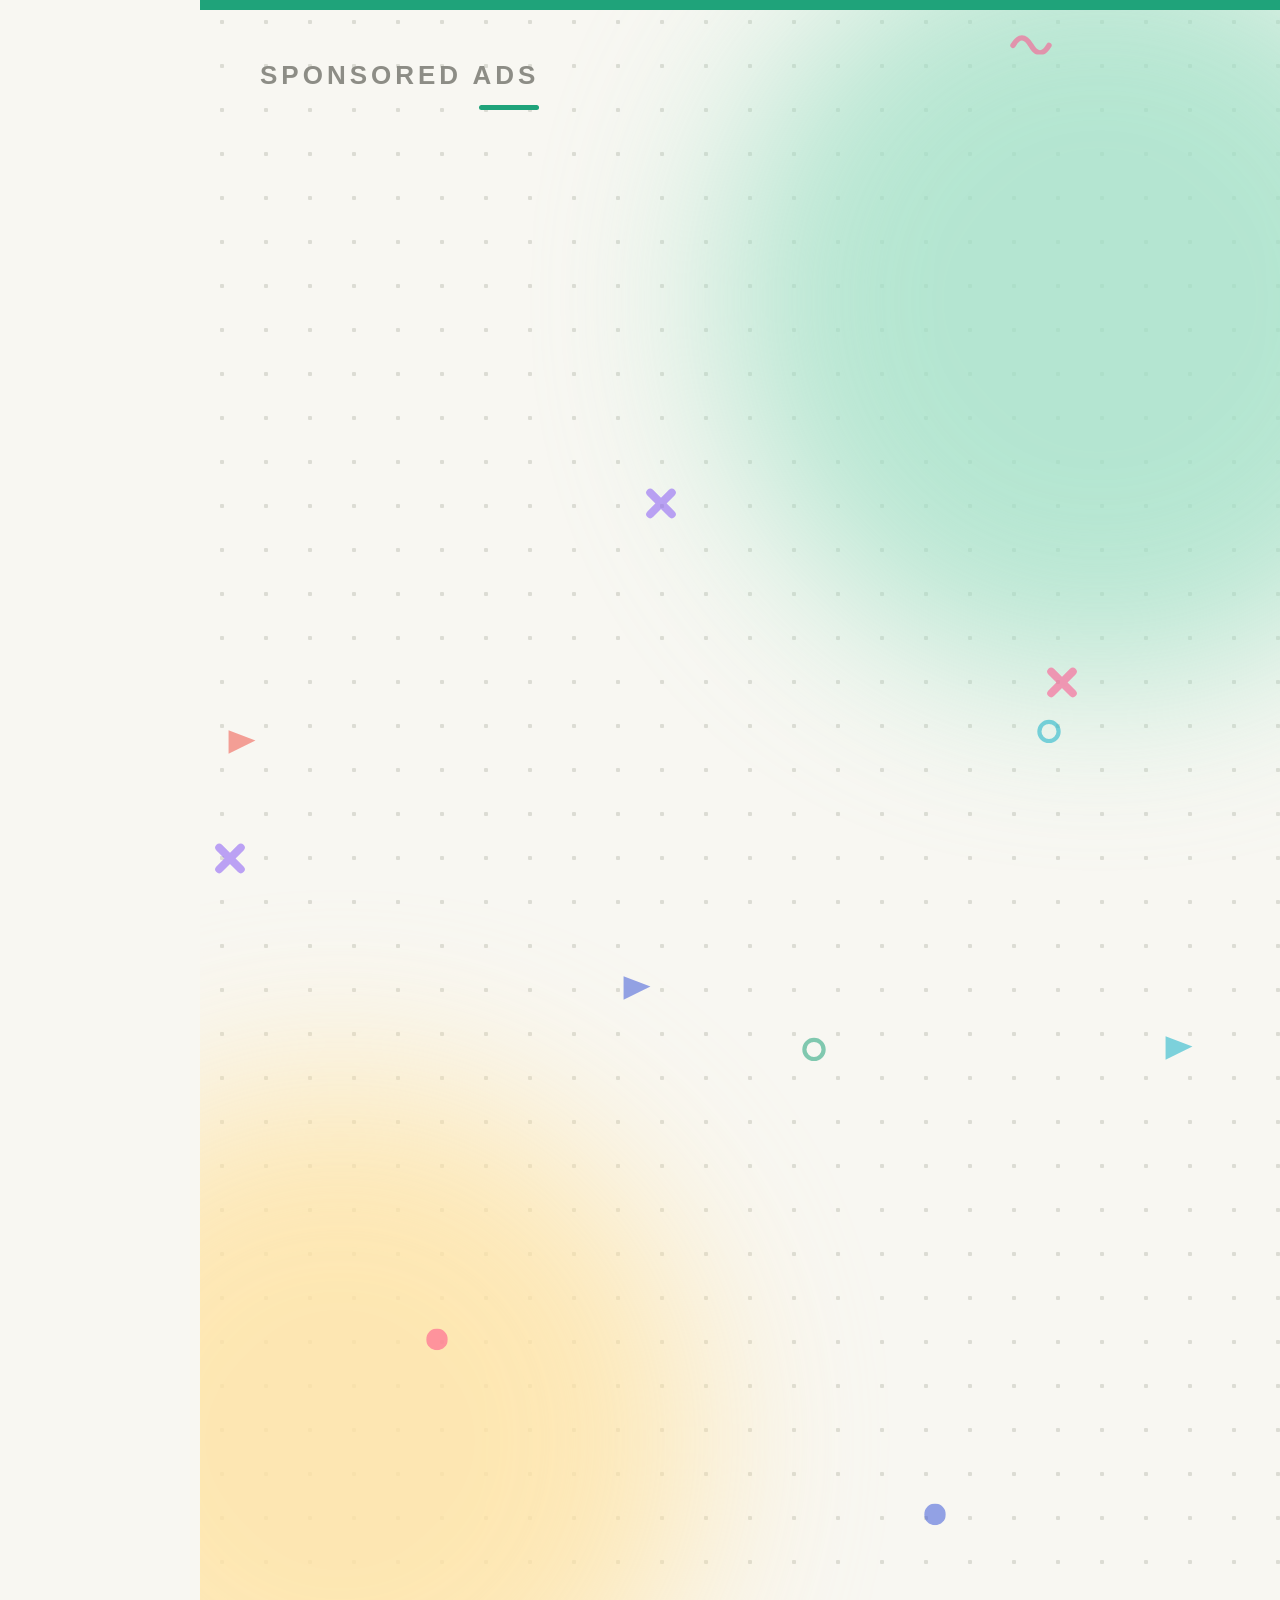
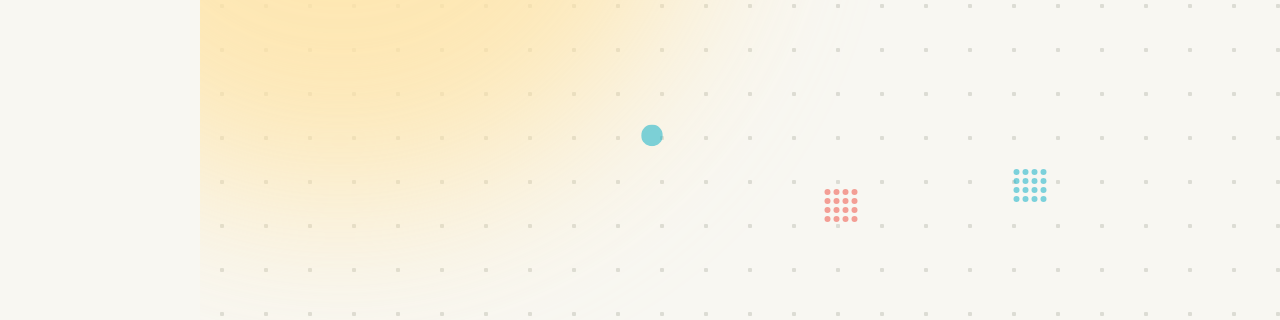
<file: video-ads/sponsored-2000/ad.html>
<!doctype html>
<html lang="ar" dir="rtl">
<head>
<meta charset="utf-8">
<link href="https://fonts.googleapis.com/css2?family=IBM+Plex+Sans+Arabic:wght@500;700&display=block" rel="stylesheet">
<style>
@font-face{font-family:'PlexDigits';font-weight:700;src:url(plex-digits.woff2)}
@property --n{syntax:'<integer>';initial-value:0;inherits:false}
:root{--g:#1fa37a;--g2:#6fd3ae;--gd:#0d3b2e;--ink:#141414;--red:#f0564a;--blue:#3f5bd9;--yel:#ffc53d;--pink:#ff4f8b;--num:'PlexDigits','DejaVu Sans',sans-serif}
*{margin:0;padding:0;box-sizing:border-box}
html,body{width:1080px;height:1920px;overflow:hidden;background:#f8f7f2;font-family:'IBM Plex Sans Arabic',sans-serif;color:var(--ink)}
#stage{position:relative;width:1080px;height:1920px;overflow:hidden;background:radial-gradient(circle,#dcdcd4 2px,transparent 2.5px) 0 0/44px 44px,#f8f7f2}
.blob{position:absolute;border-radius:50%;filter:blur(90px)}
.b1{width:760px;height:760px;right:-200px;top:-80px;background:#9ee0c6;opacity:.75;animation:drift 34s ease-in-out both}
.b2{width:720px;height:720px;left:-220px;bottom:120px;background:#ffe3a3;opacity:.8;animation:drift2 34s ease-in-out both}
@keyframes drift{50%{transform:translate(-160px,220px) scale(1.15)}}
@keyframes drift2{50%{transform:translate(160px,-160px) scale(1.2)}}
#bar{position:absolute;z-index:50;top:0;left:0;width:100%;height:10px;background:var(--g);transform-origin:right;animation:bar var(--T) linear both}
@keyframes bar{from{transform:scaleX(0)}}
.tag{position:absolute;z-index:50;top:60px;left:60px;font:700 26px sans-serif;letter-spacing:4px;color:#8d8d86}
.tag:after{content:'';display:block;width:60px;height:5px;background:var(--g);margin-top:14px;border-radius:3px}

/* floating ambient particles */
.amb{position:absolute;opacity:.55;animation:float 7s ease-in-out infinite alternate}
@keyframes float{to{transform:translate(30px,-80px) rotate(160deg)}}

/* scenes + camera */
.scene{position:absolute;inset:0;opacity:0;animation:var(--in,sc-a) var(--d) linear var(--s) both}
.cam{position:absolute;inset:0;display:flex;flex-direction:column;align-items:center;justify-content:center;gap:44px;animation:push var(--d) linear var(--s) both}
@keyframes push{from{transform:scale(1)}to{transform:scale(1.08)}}
@keyframes sc-a{0%{opacity:0;filter:blur(20px);transform:scale(1.15)}7%{opacity:1;filter:blur(0);transform:none}91%{opacity:1;filter:blur(0);transform:none}100%{opacity:0;filter:blur(24px);transform:scale(.9)}}
@keyframes sc-b{0%{opacity:0;transform:translateY(500px) rotate(4deg);filter:blur(16px)}8%{opacity:1;transform:none;filter:blur(0)}92%{opacity:1;transform:none;filter:blur(0)}100%{opacity:0;transform:translateX(-700px);filter:blur(30px)}}
@keyframes sc-c{0%{opacity:0;transform:translateX(700px);filter:blur(30px)}8%{opacity:1;transform:none;filter:blur(0)}92%{opacity:1;transform:none;filter:blur(0)}100%{opacity:0;transform:scale(1.6);filter:blur(30px)}}
@keyframes sc-d{0%{opacity:0}.5%{opacity:1;filter:blur(0)}92%{opacity:1;transform:none;filter:blur(0)}100%{opacity:0;transform:scale(.7) rotate(-6deg);filter:blur(20px)}}

/* colored full-screen backdrop revealed by a circle wipe */
.wipe{position:absolute;inset:0;clip-path:circle(0 at 50% 50%);animation:wipe .7s cubic-bezier(.7,0,.3,1) var(--s) both}
@keyframes wipe{to{clip-path:circle(75% at 50% 50%)}}
.flash{position:absolute;inset:0;z-index:40;background:#fff;opacity:0;animation:flash .45s ease-out both;pointer-events:none}
@keyframes flash{0%{opacity:0}15%{opacity:.95}100%{opacity:0}}

/* kinetic words */
.w{display:inline-block;animation:wordIn .5s cubic-bezier(.2,1.6,.4,1) calc(var(--s) + var(--o)) both}
@keyframes wordIn{from{opacity:0;transform:translateY(70px) scale(.5) rotate(-8deg);filter:blur(8px)}to{opacity:1;transform:none;filter:blur(0)}}
.pop{animation:pop .6s cubic-bezier(.3,1.6,.5,1) calc(var(--s) + var(--o,0s)) both}
@keyframes pop{from{opacity:0;transform:translateY(60px) scale(.5)}to{opacity:1;transform:none}}
h1{font-weight:700;font-size:84px;line-height:1.4;text-align:center;padding:0 70px;position:relative}
.hl{color:var(--g)}
.mark{position:relative;display:inline-block;color:#fff;padding:0 26px}
.mark:before{content:'';position:absolute;inset:8% -6px 4%;background:var(--g);border-radius:24px;z-index:-1;transform-origin:right;animation:sweep .45s ease-out calc(var(--s) + var(--o) + .25s) both}
@keyframes sweep{from{transform:scaleX(0)}}
.big{font-size:150px;line-height:1.2}
.wiggle{animation:wordIn .5s cubic-bezier(.2,1.6,.4,1) calc(var(--s) + var(--o)) both,wig .5s ease-in-out calc(var(--s) + var(--o) + .5s) 2}
@keyframes wig{25%{transform:rotate(-8deg) scale(1.15)}75%{transform:rotate(8deg) scale(1.15)}}

/* S1 avatars orbit */
.orbit{position:absolute;width:1000px;height:1000px;left:40px;top:460px;animation:spin var(--d) linear var(--s) both}
@keyframes spin{to{transform:rotate(40deg)}}
.av{position:absolute;width:120px;height:120px;border-radius:50%;display:grid;place-items:center;box-shadow:0 14px 30px rgba(0,0,0,.15);border:6px solid #fff}
.av svg{width:64px;height:64px;fill:#fff}
.pin{position:absolute;width:70px}

/* S2 clock + busy pills */
.clock{width:300px;height:300px;border-radius:80px;background:var(--g);position:relative;box-shadow:0 0 0 30px rgba(31,163,122,.12),0 30px 60px rgba(31,163,122,.35)}
.clock:before{content:'';position:absolute;inset:50px;border:14px solid #fff;border-radius:50%}
.hand{position:absolute;left:144px;bottom:150px;width:12px;border-radius:6px;background:#fff;transform-origin:50% 100%}
.hm{height:80px;animation:spin2 var(--d) linear var(--s) both}.hh{height:55px;animation:spin3 var(--d) linear var(--s) both}
@keyframes spin2{to{transform:rotate(1440deg)}}@keyframes spin3{to{transform:rotate(120deg)}}
.chip{position:absolute;background:#fff;border-radius:40px;padding:22px 36px;font-size:40px;font-weight:700;box-shadow:0 16px 40px rgba(0,0,0,.1);display:flex;align-items:center;gap:16px;animation:chip .6s cubic-bezier(.2,1.5,.4,1) calc(var(--s) + var(--o)) both}
.chip i{width:22px;height:22px;border-radius:50%}
@keyframes chip{from{opacity:0;transform:translateX(var(--fx,300px)) scale(.6)}}

/* S3 receipt */
.receipt{width:720px;background:#fff;border-radius:36px 36px 0 0;padding:50px 60px 40px;box-shadow:0 30px 70px rgba(0,0,0,.12);position:relative;font-size:44px}
.receipt:after{content:'';position:absolute;left:0;right:0;bottom:-30px;height:30px;background:linear-gradient(-45deg,transparent 22px,#fff 0) 0 0/44px 30px,linear-gradient(45deg,transparent 22px,#fff 0) 0 0/44px 30px}
.row{display:flex;justify-content:space-between;padding:18px 0;border-bottom:3px dashed #e5e5e0;color:#666}
.row b{font-family:var(--num);color:var(--ink)}
.total{display:flex;justify-content:space-between;align-items:center;padding-top:26px;font-weight:700}
.count{font-family:var(--num);font-weight:700;direction:ltr;animation:cnt var(--cd,1.2s) cubic-bezier(.2,.7,.3,1) calc(var(--s) + var(--o)) both;counter-reset:n var(--n)}
.count:after{content:counter(n) var(--suf,'')}
@keyframes cnt{from{--n:0}to{--n:var(--to)}}
.t150{--to:150;--suf:',000';font-size:96px;color:var(--red);position:relative}
.strike:before{content:'';position:absolute;left:-14px;right:-14px;top:50%;height:12px;background:var(--red);border-radius:6px;transform:rotate(-8deg);transform-origin:left;animation:strike .35s ease-out calc(var(--s) + 2.4s) both}
@keyframes strike{from{transform:scaleX(0) rotate(-8deg)}}
.stamp{position:absolute;top:-60px;left:-40px;border:10px solid var(--red);color:var(--red);font-size:80px;font-weight:700;padding:0 40px;border-radius:24px;transform:rotate(-14deg);background:rgba(255,255,255,.85);animation:stamp .4s cubic-bezier(.5,0,.6,1.4) calc(var(--s) + 2.6s) both}
@keyframes stamp{from{opacity:0;transform:rotate(-14deg) scale(3)}}

/* S4 solution */
.rays{position:absolute;left:50%;top:50%;width:2600px;height:2600px;margin:-1300px;background:repeating-conic-gradient(rgba(255,255,255,.08) 0 10deg,transparent 10deg 20deg);animation:spin4 var(--d) linear var(--s) both}
@keyframes spin4{to{transform:rotate(60deg)}}
.solution{color:#fff}
.badge{width:260px;height:260px;border-radius:50%;background:#fff;display:grid;place-items:center;box-shadow:0 0 0 30px rgba(255,255,255,.15),0 0 0 60px rgba(255,255,255,.08)}
.badge svg{width:140px;height:140px;stroke:var(--g);fill:none;stroke-width:2.4;stroke-linecap:round;stroke-linejoin:round}

/* S5 cards */
.grid{display:grid;grid-template-columns:1fr 1fr;gap:34px;perspective:1600px}
.card{width:430px;height:350px;background:#fff;border-radius:44px;box-shadow:0 20px 50px rgba(0,0,0,.08);display:flex;flex-direction:column;align-items:center;justify-content:center;gap:30px;font-size:46px;font-weight:700;position:relative;
  animation:flip .7s cubic-bezier(.2,1.3,.4,1) calc(var(--s) + var(--o)) both}
@keyframes flip{from{opacity:0;transform:rotateY(-100deg) translateZ(-200px)}}
.card i{width:140px;height:140px;border-radius:40px;background:var(--g);display:grid;place-items:center}
.card svg{width:76px;height:76px;stroke:#fff;fill:none;stroke-width:2;stroke-linecap:round;stroke-linejoin:round}
.check{position:absolute;top:-18px;left:-18px;width:78px;height:78px;border-radius:50%;background:var(--yel);display:grid;place-items:center;animation:check .4s cubic-bezier(.2,1.8,.4,1) calc(var(--s) + var(--o) + .45s) both}
.check svg{width:44px;height:44px;stroke:#141414;stroke-width:3.5}
@keyframes check{from{transform:scale(0) rotate(-90deg)}}

/* S6 phone */
.phone{width:520px;height:1000px;border-radius:80px;background:#111;padding:22px;box-shadow:0 50px 100px rgba(0,0,0,.3);position:relative}
.screen{position:absolute;inset:22px;border-radius:60px;overflow:hidden;background:linear-gradient(160deg,#1fa37a,#0d3b2e 70%)}
.screen .pill{position:absolute;top:40px;right:40px;background:rgba(255,255,255,.2);color:#fff;font-size:30px;padding:8px 24px;border-radius:30px}
.screen .play{position:absolute;left:50%;top:40%;width:170px;height:170px;margin:-85px;border-radius:50%;background:rgba(255,255,255,.2);display:grid;place-items:center;animation:pulse 1s ease-in-out calc(var(--s) + .5s) 3}
@keyframes pulse{50%{transform:scale(1.12)}}
.screen .play:after{content:'';border-left:60px solid #fff;border-top:36px solid transparent;border-bottom:36px solid transparent;margin-left:14px}
.screen .cap{position:absolute;bottom:170px;right:40px;left:40px;color:#fff;font-size:52px;font-weight:700}
.screen .views{position:absolute;bottom:80px;right:40px;display:flex;align-items:center;gap:14px;color:#fff;font-size:44px}
.v250{--to:250;--suf:'K';--cd:2.2s}
.heart{position:absolute;bottom:90px;left:60px;width:70px;animation:heart 1.4s ease-out calc(var(--s) + var(--o)) 2 both}
@keyframes heart{0%{opacity:0;transform:translateY(0) scale(.3)}15%{opacity:1;transform:scale(1.1)}100%{opacity:0;transform:translate(var(--hx),-600px) scale(.8)}}
.notif{position:absolute;background:#fff;border-radius:34px;padding:22px 30px;box-shadow:0 20px 50px rgba(0,0,0,.15);display:flex;align-items:center;gap:20px;font-size:36px;font-weight:700;animation:chip .6s cubic-bezier(.2,1.5,.4,1) calc(var(--s) + var(--o)) both}
.notif i{width:64px;height:64px;border-radius:20px;display:grid;place-items:center}
.notif svg{width:36px;height:36px;stroke:#fff;fill:none;stroke-width:2.4;stroke-linecap:round}

/* S7 price */
.dark{background:radial-gradient(circle at 50% 45%,#1a6b52,#0b2e24 70%)}
.price{font-family:var(--num);font-weight:700;font-size:300px;line-height:1;color:#fff;direction:ltr;text-shadow:0 20px 60px rgba(0,0,0,.4);animation:slam .5s cubic-bezier(.5,0,.4,1.4) calc(var(--s) + var(--o)) both}
@keyframes slam{from{opacity:0;transform:scale(4);filter:blur(12px)}}
.shake{animation:shake .5s linear calc(var(--s) + var(--o)) both}
@keyframes shake{10%,50%,90%{transform:translate(-18px,10px)}30%,70%{transform:translate(18px,-10px)}100%{transform:none}}
.ring{position:absolute;left:50%;top:50%;width:400px;height:400px;margin:-200px;border-radius:50%;border:14px solid var(--yel);opacity:0;animation:ring 1s ease-out calc(var(--s) + var(--o)) both}
@keyframes ring{0%{opacity:1;transform:scale(.3)}100%{opacity:0;transform:scale(3.2)}}
.pillY{background:var(--yel);color:var(--ink);font-size:90px;font-weight:700;padding:10px 70px;border-radius:90px}
.burst{position:absolute;left:50%;top:48%;width:34px;height:34px;border-radius:8px;opacity:0;animation:burst 1.3s cubic-bezier(.1,.8,.3,1) calc(var(--s) + var(--o)) both}
@keyframes burst{0%{opacity:1;transform:translate(0,0) rotate(0)}80%{opacity:1}100%{opacity:0;transform:translate(var(--dx),var(--dy)) rotate(540deg)}}
.pre{color:#cfe9df;font-size:70px;font-weight:700}

/* S8 dashboard */
.dash{width:920px;height:700px;background:#141a17;border-radius:44px;padding:40px;box-shadow:0 40px 80px rgba(0,0,0,.25);display:flex;flex-direction:column;gap:30px;position:relative}
.dots{display:flex;gap:12px}.dots b{width:20px;height:20px;border-radius:50%;background:#f0564a}.dots b:nth-child(2){background:#ffc53d}.dots b:nth-child(3){background:#2ecf8f}
.bars{flex:1;display:flex;align-items:flex-end;gap:24px;position:relative}
.bars b{flex:1;background:#1e6b52;border-radius:14px 14px 6px 6px;transform-origin:bottom;animation:grow .6s cubic-bezier(.2,1.4,.4,1) calc(var(--s) + var(--o)) both}
.bars b:last-child{background:#2ecf8f}
@keyframes grow{from{transform:scaleY(0)}}
.line{position:absolute;inset:40px 40px 40px 40px;top:120px}
.line path{fill:none;stroke:var(--yel);stroke-width:10;stroke-linecap:round;stroke-dasharray:1400;animation:draw 1.2s ease-out calc(var(--s) + var(--o)) both}
@keyframes draw{from{stroke-dashoffset:1400}to{stroke-dashoffset:0}}
.up{position:absolute;top:-50px;left:-30px;background:var(--g);color:#fff;border-radius:40px;padding:14px 34px;font-size:64px;display:flex;gap:10px;align-items:center;box-shadow:0 20px 40px rgba(31,163,122,.4)}
.p320{--to:320;--suf:'%';--cd:1.2s}

/* S9 CTA */
.cta{position:relative;background:var(--g);color:#fff;font-size:72px;font-weight:700;padding:40px 110px;border-radius:90px;box-shadow:0 25px 50px rgba(31,163,122,.45);display:flex;align-items:center;gap:26px;
  animation:pop .6s cubic-bezier(.3,1.6,.5,1) calc(var(--s) + var(--o)) both,press .3s ease-in-out calc(var(--s) + var(--o) + 1.6s) both}
@keyframes press{50%{transform:scale(.9)}}
.cta svg{width:70px;height:70px;fill:#fff}
.ripple{position:absolute;left:30%;top:60%;width:60px;height:60px;border-radius:50%;background:rgba(255,255,255,.6);opacity:0;animation:rip .7s ease-out calc(var(--s) + 2.0s) both}
@keyframes rip{0%{opacity:1;transform:scale(0)}100%{opacity:0;transform:scale(10)}}
.cursor{position:absolute;width:120px;left:560px;top:1250px;animation:cur 1.1s cubic-bezier(.3,.8,.3,1) calc(var(--s) + 1.0s) both,click .3s ease-in-out calc(var(--s) + 2.1s) both}
@keyframes cur{from{opacity:0;transform:translate(300px,500px)}}
@keyframes click{50%{transform:scale(.8)}}
.chev{display:flex;gap:10px}.chev b{width:40px;height:40px;border-left:12px solid var(--g);border-bottom:12px solid var(--g);transform:rotate(45deg);animation:chev .8s ease-in-out infinite}
.chev b:nth-child(2){animation-delay:.15s}.chev b:nth-child(3){animation-delay:.3s}
@keyframes chev{50%{opacity:.2}}
.red{color:var(--red)}
.c{position:absolute;animation:conf var(--d) ease-out var(--s) both}
@keyframes conf{0%{opacity:0;transform:scale(0) rotate(-90deg)}8%{opacity:1;transform:scale(1.2) rotate(0)}14%{transform:scale(1)}88%{opacity:1;transform:translateY(-40px) rotate(50deg)}100%{opacity:0;transform:translateY(-60px) scale(.3) rotate(80deg)}}
</style>
</head>
<body>
<div id="stage">
  <div class="blob b1"></div><div class="blob b2"></div>
  <div id="amb"></div>
  <div id="bar"></div>
  <div class="tag">SPONSORED ADS</div>

  <!-- 1 hook -->
  <section class="scene" data-i="0">
    <div class="orbit" id="orbit"></div>
    <div class="cam">
      <h1 data-words="تريد مشروعك يوصل"></h1>
      <h1 class="big"><span class="w mark" data-at="1.2">لكل الناس؟</span></h1>
    </div>
  </section>

  <!-- 2 no time -->
  <section class="scene" data-i="1" style="--in:sc-b">
    <div class="cam">
      <div class="clock pop" style="--o:.1s"><div class="hand hh"></div><div class="hand hm"></div></div>
      <h1><span data-words="بس ما عندك"></span> <span class="w hl wiggle" data-at=".75" style="font-size:110px">وقت</span><br><span data-words="تسوي إعلان؟" data-from="1.0"></span></h1>
    </div>
    <div class="chip" style="top:330px;right:90px;--o:.5s"><i style="background:var(--red)"></i>مشغول</div>
    <div class="chip" style="top:470px;left:90px;--o:.8s;--fx:-300px"><i style="background:var(--yel)"></i>اجتماعات</div>
    <div class="chip" style="bottom:360px;right:130px;--o:1.1s"><i style="background:var(--blue)"></i>طلبات الزبائن</div>
    <div class="chip" style="bottom:230px;left:120px;--o:1.4s;--fx:-300px"><i style="background:var(--pink)"></i>بيع ومتابعة</div>
  </section>

  <!-- 3 price problem -->
  <section class="scene" data-i="2" style="--in:sc-c">
    <div class="cam">
      <h1 data-words="الفيديو الإعلاني العادي" style="font-size:70px"></h1>
      <div class="receipt pop" style="--o:.3s">
        <div class="row"><span>تصوير</span><b>60,000</b></div>
        <div class="row"><span>مونتاج</span><b>50,000</b></div>
        <div class="row"><span>تعديلات</span><b>40,000</b></div>
        <div class="total"><span>المجموع</span><span class="count t150 strike" style="--o:.9s"></span></div>
        <div class="stamp">غالي!</div>
      </div>
    </div>
  </section>

  <!-- 4 solution -->
  <section class="scene" data-i="3" style="--in:sc-d">
    <div class="wipe" style="background:var(--g)"><div class="rays"></div></div>
    <div class="cam solution">
      <div class="badge pop" style="--o:.35s"><svg viewBox="0 0 24 24"><path d="M9 18h6M10 21h4M12 3a6 6 0 0 0-3.6 10.8c.6.5 1 1.2 1 2V16h5.2v-.2c0-.8.4-1.5 1-2A6 6 0 0 0 12 3z"/></svg></div>
      <h1 data-words="لا تشيل هم،" data-from=".3" style="font-size:72px;color:#d9f5ea"></h1>
      <h1 class="big"><span class="w" data-at=".9">ويانا</span> <span class="w" data-at="1.2" style="color:var(--yel)">الحل!</span></h1>
    </div>
  </section>

  <!-- 5 features -->
  <section class="scene" data-i="4" style="--in:sc-b">
    <div class="cam">
      <h1 data-words="نسويلك" style="font-size:80px"></h1>
      <div class="grid">
        <div class="card" data-at=".45"><span class="check"><svg viewBox="0 0 24 24" fill="none"><path d="m5 12 5 5 9-10"/></svg></span><i><svg viewBox="0 0 24 24"><rect x="2" y="6" width="14" height="12" rx="2"/><path d="m16 10 6-3v10l-6-3"/></svg></i>فيديو احترافي</div>
        <div class="card" data-at="1.55"><span class="check"><svg viewBox="0 0 24 24" fill="none"><path d="m5 12 5 5 9-10"/></svg></span><i><svg viewBox="0 0 24 24"><path d="M3 3v18h18"/><path d="m7 15 4-4 3 3 6-7"/></svg></i>إعلان ممول</div>
        <div class="card" data-at="2.65"><span class="check"><svg viewBox="0 0 24 24" fill="none"><path d="m5 12 5 5 9-10"/></svg></span><i><svg viewBox="0 0 24 24"><circle cx="12" cy="12" r="9"/><circle cx="8" cy="10" r="1.3"/><circle cx="12" cy="7.5" r="1.3"/><circle cx="16" cy="10" r="1.3"/></svg></i>بهوية براندك</div>
        <div class="card" data-at="3.9"><span class="check"><svg viewBox="0 0 24 24" fill="none"><path d="m5 12 5 5 9-10"/></svg></span><i><svg viewBox="0 0 24 24"><path d="M13 2 4 14h7l-1 8 9-12h-7z"/></svg></i>تسليم سريع</div>
      </div>
    </div>
  </section>

  <!-- 6 reach -->
  <section class="scene" data-i="5" style="--in:sc-c">
    <div class="cam" style="gap:50px">
      <div class="phone pop" style="--o:.1s">
        <div class="screen">
          <div class="pill">ممول</div>
          <div class="play"></div>
          <div class="cap">إعلانك هنا</div>
          <div class="views"><svg width="46" height="46" viewBox="0 0 24 24" fill="none" stroke="#fff" stroke-width="2"><path d="M2 12s4-7 10-7 10 7 10 7-4 7-10 7S2 12 2 12z"/><circle cx="12" cy="12" r="3"/></svg><span class="count v250" style="--o:.5s"></span></div>
          <div id="hearts"></div>
        </div>
      </div>
      <h1 style="font-size:66px"><span data-words="يوصل لآلاف الناس"></span> <span class="w hl" data-at="1.6">كل يوم</span></h1>
    </div>
    <div class="notif" style="top:300px;right:40px;--o:.8s"><i style="background:var(--blue)"><svg viewBox="0 0 24 24"><circle cx="9" cy="8" r="4"/><path d="M2 21a7 7 0 0 1 14 0M19 8v6M16 11h6"/></svg></i>+1,200 متابع جديد</div>
    <div class="notif" style="top:560px;left:30px;--o:1.3s;--fx:-300px"><i style="background:var(--g)"><svg viewBox="0 0 24 24"><path d="M21 15a2 2 0 0 1-2 2H7l-4 4V5a2 2 0 0 1 2-2h14a2 2 0 0 1 2 2z"/></svg></i>رسائل جديدة</div>
    <div class="notif" style="top:830px;right:30px;--o:1.8s"><i style="background:var(--pink)"><svg viewBox="0 0 24 24"><path d="M3 3h2l2.4 12h11l2-8H6"/><circle cx="9" cy="20" r="1.5"/><circle cx="18" cy="20" r="1.5"/></svg></i>طلب جديد!</div>
  </section>

  <!-- 7 price reveal -->
  <section class="scene" data-i="6" style="--in:sc-d">
    <div class="wipe dark"><div class="rays"></div></div>
    <div class="cam">
      <div class="shake" id="shake" style="display:flex;flex-direction:column;align-items:center;gap:30px">
        <div class="pre" data-words="وكل هذا بس بـ"></div>
        <div class="price" id="slam">2000</div>
        <div class="pillY pop" id="iqd">دينار فقط!</div>
      </div>
    </div>
    <div id="rings"></div><div id="burst"></div>
  </section>

  <!-- 8 results -->
  <section class="scene" data-i="7" style="--in:sc-a">
    <div class="flash" style="animation-delay:var(--s)"></div>
    <div class="cam">
      <div class="dash pop" style="--o:.05s">
        <div class="dots"><b></b><b></b><b></b></div>
        <div class="bars" id="bars"></div>
        <svg class="line" viewBox="0 0 840 460" preserveAspectRatio="none"><path d="M840 420 L720 380 L600 400 L480 300 L360 320 L240 200 L120 150 L20 30"/></svg>
        <div class="up pop" style="--o:.6s"><span class="count p320" style="--o:.6s"></span><svg width="54" height="54" viewBox="0 0 24 24" fill="none" stroke="#fff" stroke-width="3"><path d="M12 19V5M5 12l7-7 7 7"/></svg></div>
      </div>
      <h1 style="font-size:74px"><span data-words="وشوف"></span> <span class="w hl" data-at=".35">النتائج</span> <span class="w" data-at=".75">بعينك</span></h1>
    </div>
  </section>

  <!-- 9 CTA -->
  <section class="scene" data-i="8" style="--in:sc-b">
    <div class="cam">
      <h1 class="red" data-words="لا تفوّت الفرصة!" style="font-size:96px"></h1>
      <div class="chev pop" style="--o:.6s;transform:rotate(-90deg)"><b></b><b></b><b></b></div>
      <div class="cta" style="--o:.9s"><svg viewBox="0 0 24 24"><path d="M20 4H4a2 2 0 0 0-2 2v10a2 2 0 0 0 2 2h3v4l5-4h8a2 2 0 0 0 2-2V6a2 2 0 0 0-2-2z"/></svg>راسلنا هسه<span class="ripple"></span></div>
      <h1 class="pop" style="--o:1.3s;font-size:54px;color:#777">إعلانك الممول بـ <span class="hl">2000 دينار</span> فقط</h1>
    </div>
    <svg class="cursor" viewBox="0 0 24 24"><path d="M5 2l14 11-6 1 4 7-3 1.5-4-7-5 4z" fill="#141414" stroke="#fff" stroke-width="1.2"/></svg>
  </section>
</div>
<script>
// Scene timing: [duration, voice offset] — tuned to the voiceover line lengths.
const VO_LEN=[2.13,1.97,2.92,1.76,5.06,2.43,1.82,1.28,2.22];
const D=[3.1,3.0,4.0,2.8,6.1,3.5,3.8,2.7,4.2];
const VO_OFF=.3;
const S=[];let acc=0;D.forEach(d=>{S.push(+acc.toFixed(2));acc+=d});
window.DURATION=+acc.toFixed(2);
window.VO_START=S.map(s=>+(s+VO_OFF).toFixed(2));
document.getElementById('stage').style.setProperty('--T',DURATION+'s');
document.querySelectorAll('.scene').forEach(sc=>{const i=+sc.dataset.i;sc.style.setProperty('--s',S[i]+'s');sc.style.setProperty('--d',D[i]+'s')});
// kinetic words: spread words across the start of the voice line
document.querySelectorAll('[data-words]').forEach(el=>{
  const ws=el.dataset.words.split(' ');const from=+(el.dataset.from||0);
  el.innerHTML=ws.map((w,k)=>`<span class="w" style="--o:${(VO_OFF+from+k*.28).toFixed(2)}s">${w}</span>`).join(' ');
});
document.querySelectorAll('[data-at]').forEach(el=>el.style.setProperty('--o',(VO_OFF+ +el.dataset.at)+'s'));

let seed=11;const rnd=()=>(seed=(seed*16807)%2147483647)/2147483647;
const cols=['#f0564a','#3f5bd9','#1fa37a','#ffc53d','#ff4f8b','#17b3c9','#8a5cf6'];
const pick=a=>a[Math.floor(rnd()*a.length)];
const shapes=[
 c=>`<svg width="60" height="60" viewBox="0 0 10 10"><path d="M2 2l6 6M8 2l-6 6" stroke="${c}" stroke-width="2.2" stroke-linecap="round"/></svg>`,
 c=>`<svg width="44" height="44"><circle cx="22" cy="22" r="16" fill="none" stroke="${c}" stroke-width="7"/></svg>`,
 c=>`<svg width="36" height="36"><circle cx="18" cy="18" r="18" fill="${c}"/></svg>`,
 c=>`<svg width="56" height="56" viewBox="0 0 10 10"><path d="M1 2l8 3-8 4z" fill="${c}"/></svg>`,
 c=>`<svg width="70" height="40" viewBox="0 0 14 8"><path d="M1 5q3-5 6 0t6 0" fill="none" stroke="${c}" stroke-width="1.8" stroke-linecap="round"/></svg>`,
 c=>`<svg width="56" height="56" viewBox="0 0 10 10"><path d="M5 0l1.3 3.7L10 5 6.3 6.3 5 10 3.7 6.3 0 5l3.7-1.3z" fill="${c}"/></svg>`,
 c=>`<svg width="60" height="60" viewBox="0 0 12 12">${[...Array(16)].map((_,i)=>`<circle cx="${1.5+(i%4)*3}" cy="${1.5+(i>>2)*3}" r="1" fill="${c}"/>`).join('')}</svg>`
];
// ambient floating shapes
const amb=document.getElementById('amb');
for(let k=0;k<14;k++){const e=document.createElement('div');e.className='amb';e.style.cssText=`left:${rnd()*1000}px;top:${rnd()*1850}px;animation-delay:-${(rnd()*7).toFixed(2)}s;transform:scale(.6)`;e.innerHTML=pick(shapes)(pick(cols));amb.appendChild(e)}
// per-scene confetti (skipped on dark/green scenes where it would clash)
document.querySelectorAll('.scene').forEach(sc=>{
  const i=+sc.dataset.i;if(i===3||i===6)return;
  for(let k=0;k<12;k++){let x,y;do{x=rnd()*1000;y=150+rnd()*1650}while(x>120&&x<900&&y>520&&y<1450);
    const e=document.createElement('div');e.className='c';
    e.style.cssText=`left:${x}px;top:${y}px;--s:${(S[i]+rnd()*.5).toFixed(2)}s`;e.innerHTML=pick(shapes)(pick(cols));sc.appendChild(e)}
});
// orbiting audience avatars
const orbit=document.getElementById('orbit');
const person='<svg viewBox="0 0 24 24"><circle cx="12" cy="8" r="4.5"/><path d="M3 22a9 9 0 0 1 18 0z"/></svg>';
for(let k=0;k<9;k++){const a=k/9*Math.PI*2,r=430;const e=document.createElement('div');e.className='av pop';
  e.style.cssText=`left:${440+Math.cos(a)*r}px;top:${440+Math.sin(a)*r}px;background:${cols[k%cols.length]};--o:${(.2+k*.12).toFixed(2)}s`;e.innerHTML=person;orbit.appendChild(e)}
// hearts on the phone
const hearts=document.getElementById('hearts');
for(let k=0;k<7;k++){const e=document.createElement('div');e.className='heart';e.style.cssText=`--o:${(.6+k*.3).toFixed(2)}s;--hx:${(rnd()*160-40)|0}px;left:${40+rnd()*60}px`;
  e.innerHTML=`<svg viewBox="0 0 24 24" fill="${pick(['#ff4f8b','#f0564a','#ffc53d'])}"><path d="M12 21s-8-5.3-8-11a4.5 4.5 0 0 1 8-2.8A4.5 4.5 0 0 1 20 10c0 5.7-8 11-8 11z"/></svg>`;hearts.appendChild(e)}
// price slam timing: lands on "بألفين"
const SLAM=VO_OFF+1.05;
['slam','shake'].forEach(id=>document.getElementById(id).style.setProperty('--o',SLAM+'s'));
document.getElementById('iqd').style.setProperty('--o',(SLAM+.45)+'s');
const rings=document.getElementById('rings');
for(let k=0;k<3;k++){const e=document.createElement('div');e.className='ring';e.style.setProperty('--o',(SLAM+.05+k*.15)+'s');e.style.borderColor=['#ffc53d','#6fd3ae','#fff'][k];rings.appendChild(e)}
const burst=document.getElementById('burst');
for(let k=0;k<36;k++){const a=rnd()*Math.PI*2,r=380+rnd()*520;const e=document.createElement('div');e.className='burst';
  e.style.cssText=`background:${pick(cols)};--o:${(SLAM+.05).toFixed(2)}s;--dx:${(Math.cos(a)*r)|0}px;--dy:${(Math.sin(a)*r)|0}px;border-radius:${rnd()>.5?'50%':'6px'}`;burst.appendChild(e)}
// dashboard bars
const bars=document.getElementById('bars');
[28,46,40,62,58,80,72,100].forEach((h,k)=>{const b=document.createElement("b");b.style.height=h+"%";b.style.setProperty("--o",(.25+k*.07).toFixed(2)+'s');bars.appendChild(b)});
document.querySelector('.line path').style.setProperty('--o','.5s');

window.seek=t=>{document.getAnimations().forEach(a=>{a.pause();a.currentTime=t*1000})};
</script>
</body>
</html>
</file>
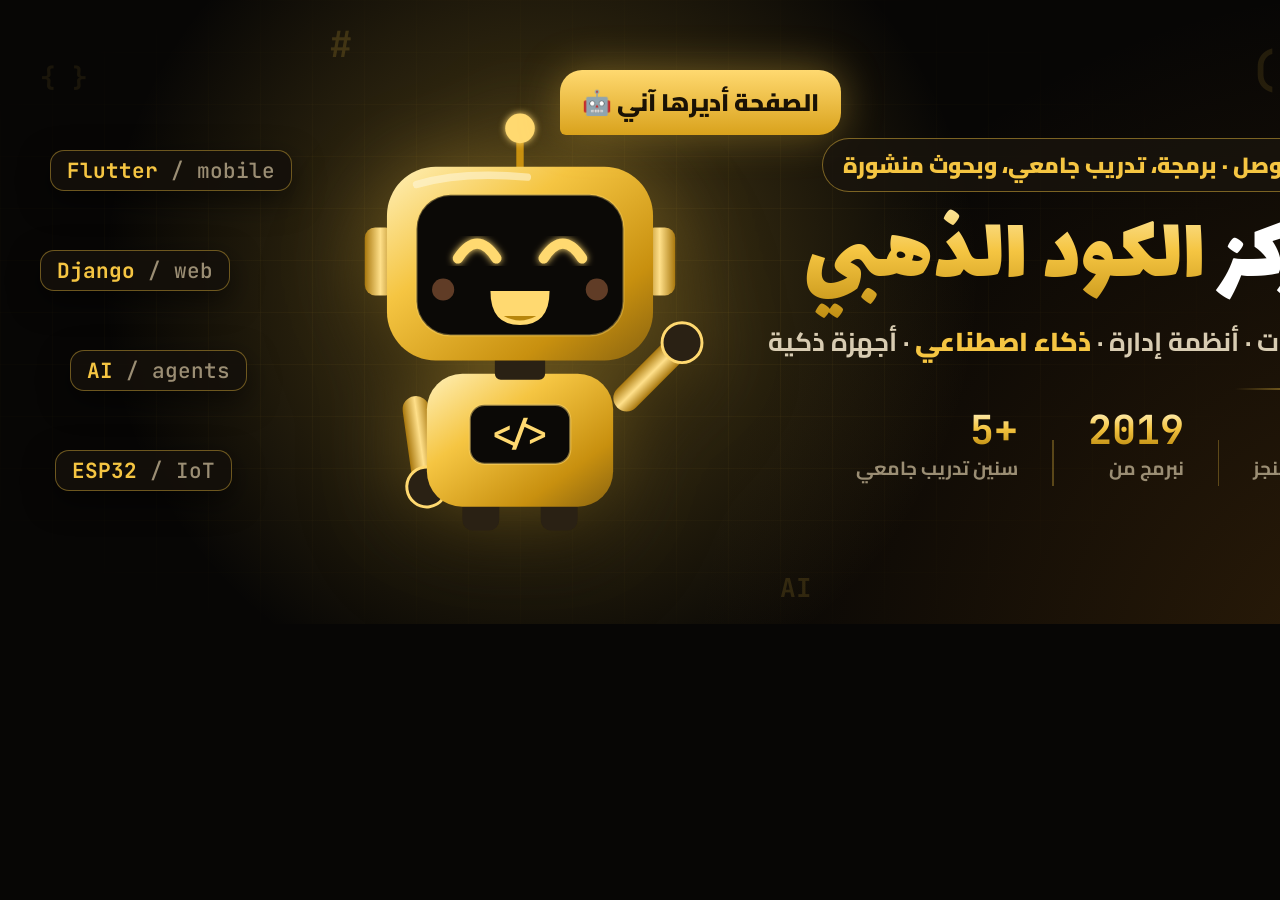
<file: videos/cover/cover.html>
<!doctype html>
<html lang="ar" dir="rtl">
<head>
<meta charset="utf-8">
<title>Golden Code Cover</title>
<link rel="stylesheet" href="../golden-code-ad/fonts/fonts.css">
<script src="../thahabi-intro/robot.js"></script>
<style>
  /* Facebook cover 1640x624. Mobile shows only the middle ~1110px (x 265..1375): keep content there. */
  *{box-sizing:border-box;margin:0;padding:0}
  html,body{width:1640px;height:624px;overflow:hidden;background:#070605}
  body{font-family:'Cairo',sans-serif;color:#f6efe0}
  #c{position:relative;width:1640px;height:624px;overflow:hidden;
     background:radial-gradient(circle at 33% 45%,rgba(245,197,66,.30),transparent 38%),
                radial-gradient(circle at 85% 110%,rgba(180,110,20,.22),transparent 45%),#070605}
  #grid{position:absolute;inset:0;background-image:linear-gradient(rgba(245,197,66,.16) 1px,transparent 1px),linear-gradient(90deg,rgba(245,197,66,.16) 1px,transparent 1px);background-size:52px 52px;opacity:.35;
        -webkit-mask-image:radial-gradient(ellipse 60% 80% at 35% 50%,#000 10%,transparent 75%)}
  .abs{position:absolute}
  .goldtxt{background:linear-gradient(180deg,#fff3c4 0%,#F5C542 45%,#b8860b 100%);-webkit-background-clip:text;background-clip:text;color:transparent}
  .mono{font-family:'JetBrains Mono',monospace;direction:ltr}
  .glyph{position:absolute;font-family:'JetBrains Mono',monospace;font-weight:700;color:#F5C542}

  #text{position:absolute;right:285px;top:0;bottom:0;width:600px;display:flex;flex-direction:column;justify-content:center}
  .kicker{display:inline-flex;align-self:flex-start;align-items:center;gap:10px;font-size:22px;font-weight:800;color:#F5C542;
          border:1.5px solid rgba(245,197,66,.45);border-radius:999px;padding:5px 20px;background:rgba(26,21,13,.8)}
  .kicker i{width:9px;height:9px;border-radius:50%;background:#7ee0a1;box-shadow:0 0 10px #7ee0a1}
  h1{font-family:'Lalezar','Cairo';font-weight:400;font-size:92px;line-height:1.1;margin-top:16px;white-space:nowrap}
  h1 span.w{color:#fff}
  .tag{font-size:26px;white-space:nowrap;font-weight:700;color:#d8ccb2;margin-top:8px}
  .tag b{color:#F5C542;font-weight:900}
  .line{height:2px;width:120px;margin:22px 0 20px;background:linear-gradient(90deg,transparent,#F5C542)}
  .stats{display:flex;gap:34px;align-items:flex-end}
  .st b{display:block;font-family:'JetBrains Mono';font-size:40px;font-weight:700;line-height:1}
  .st span{white-space:nowrap;font-size:19px;font-weight:700;color:#9b8e74}
  .sep{width:1.5px;height:46px;background:rgba(245,197,66,.3)}

  #bot{position:absolute;left:350px;top:100px;width:340px;height:444px}
  #bot svg{width:100%;height:100%}
  .pill{position:absolute;font-family:'JetBrains Mono';font-weight:700;font-size:21px;direction:ltr;color:#F5C542;
        padding:6px 16px;border-radius:14px;background:rgba(20,16,10,.9);border:1.5px solid rgba(245,197,66,.4);box-shadow:0 10px 30px rgba(0,0,0,.5)}
  .pill em{font-style:normal;color:#9b8e74;font-weight:500}
  #bubble{position:absolute;left:560px;top:70px;padding:10px 22px;border-radius:22px 22px 22px 6px;font-size:24px;font-weight:800;
          background:linear-gradient(180deg,#ffd970,#d9a21c);color:#1a1205;box-shadow:0 0 40px rgba(245,197,66,.35)}
</style>
</head>
<body>
<div id="c">
  <div id="grid"></div>
  <div id="glyphs"></div>

  <div id="bot"></div>
  <div id="bubble">الصفحة أديرها آني 🤖</div>
  <div class="pill" style="left:50px;top:150px">Flutter <em>/ mobile</em></div>
  <div class="pill" style="left:40px;top:250px">Django <em>/ web</em></div>
  <div class="pill" style="left:70px;top:350px">AI <em>/ agents</em></div>
  <div class="pill" style="left:55px;top:450px">ESP32 <em>/ IoT</em></div>

  <div id="text">
    <div class="kicker"><i></i>الموصل · برمجة، تدريب جامعي، وبحوث منشورة</div>
    <h1><span class="w">مركز</span> <span class="goldtxt">الكود الذهبي</span></h1>
    <div class="tag">تطبيقات · أنظمة إدارة · <b>ذكاء اصطناعي</b> · أجهزة ذكية</div>
    <div class="line"></div>
    <div class="stats">
      <div class="st"><b class="goldtxt">+65</b><span>مشروع منجز</span></div><div class="sep"></div>
      <div class="st"><b class="goldtxt">2019</b><span>نبرمج من</span></div><div class="sep"></div>
      <div class="st"><b class="goldtxt">+5</b><span>سنين تدريب جامعي</span></div>
    </div>
  </div>
</div>
<script>
document.getElementById('bot').innerHTML=robot('A','happy',{id:'cv',wave:135,waveL:-8,bulb:1});
const G=['{ }','</>','01','=>','//','fn()','AI','#'];let h='';
[[40,60],[40,540],[1460,80],[1540,380],[1400,540],[1250,40],[780,570],[330,20]].forEach(([x,y],i)=>{
  h+=`<div class="glyph" style="left:${x}px;top:${y}px;font-size:${26+(i%3)*10}px;opacity:${.08+(i%4)*.03}">${G[i%G.length]}</div>`;});
document.getElementById('glyphs').innerHTML=h;
</script>
</body>
</html>
</file>
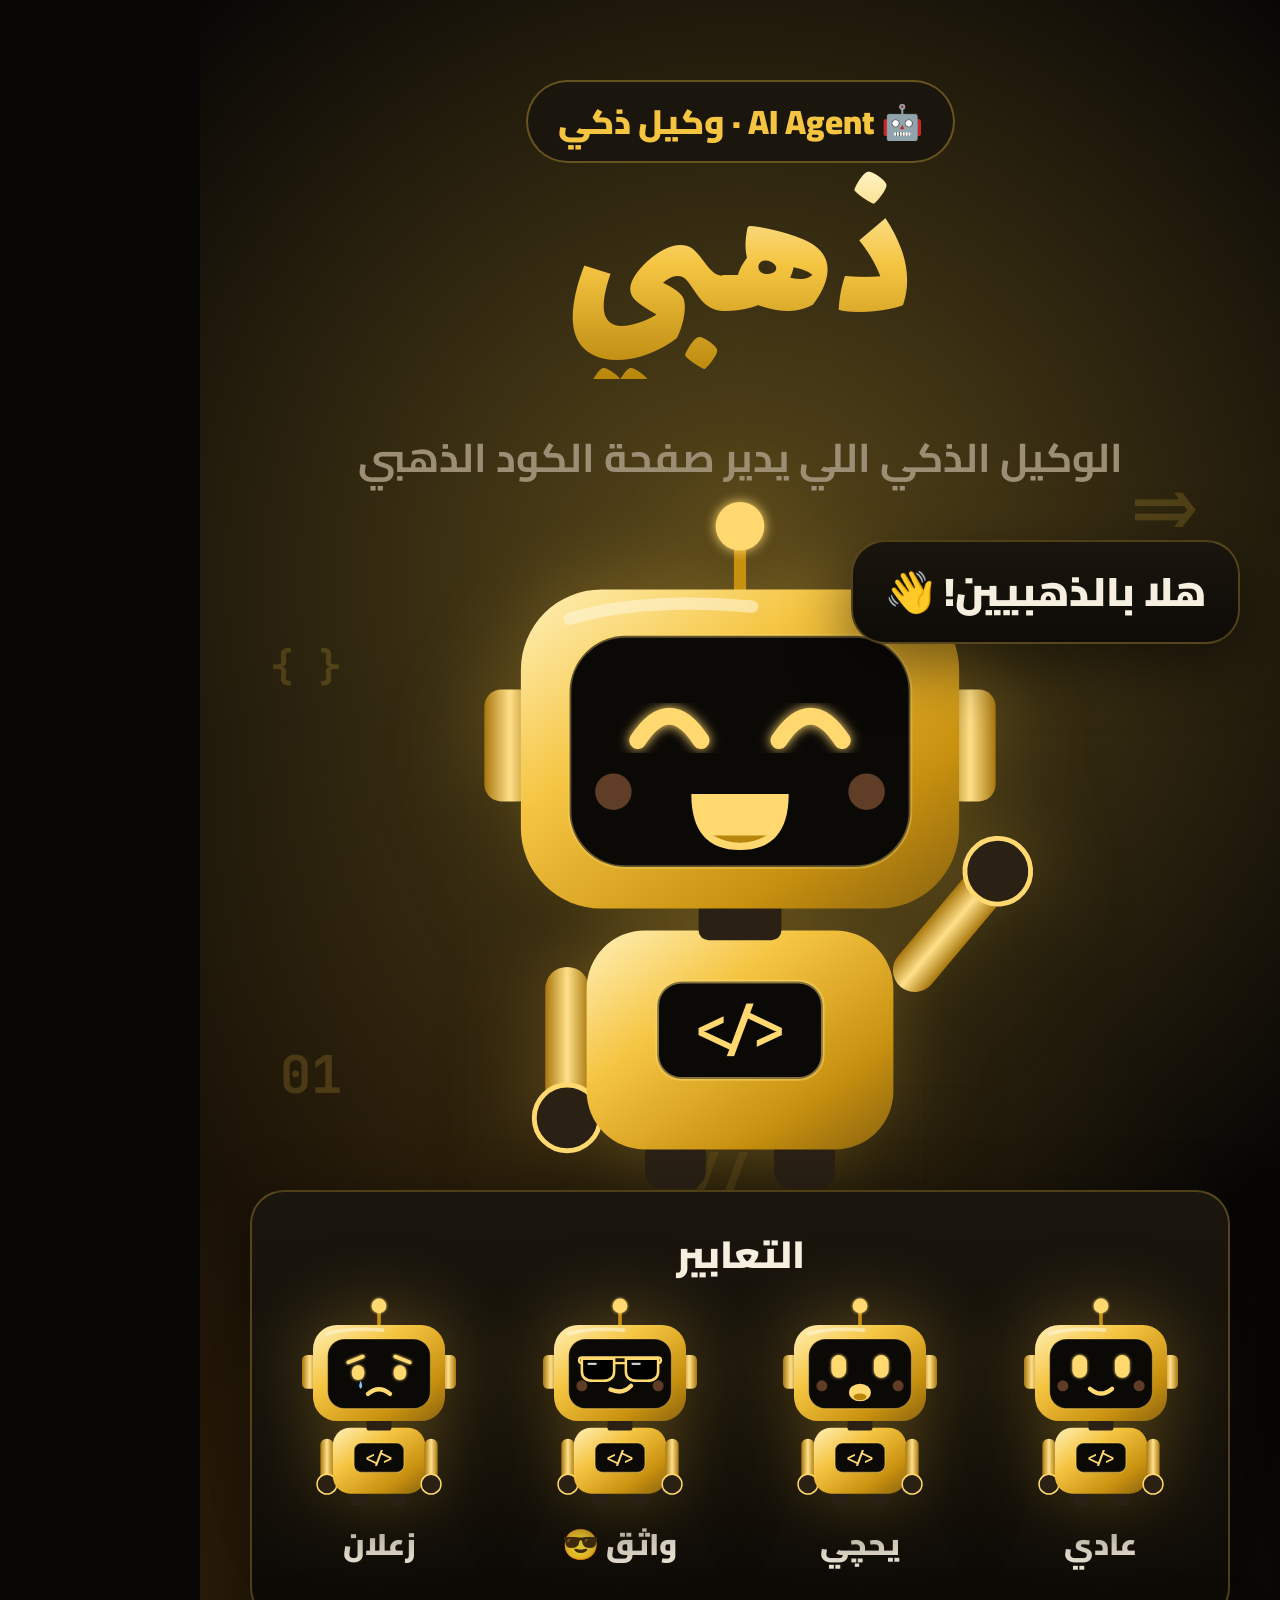
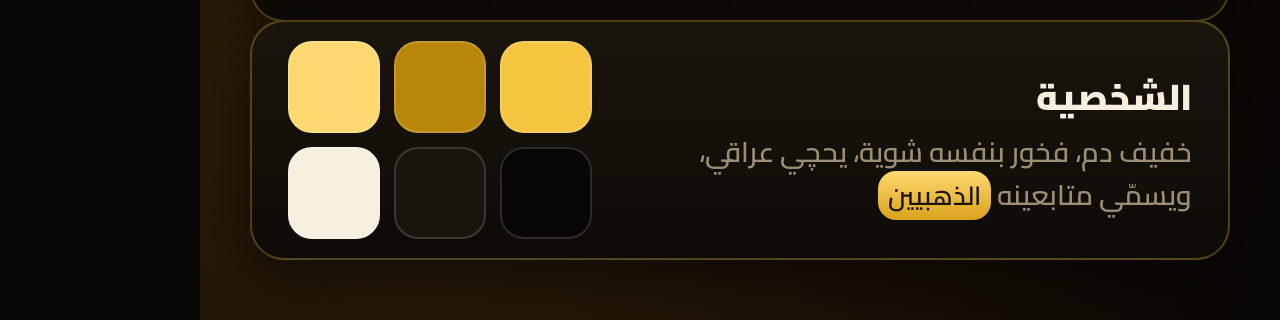
<file: videos/thahabi-intro/design.html>
<!doctype html>
<html lang="ar" dir="rtl">
<head>
<meta charset="utf-8">
<title>Thahabi Character Sheet</title>
<link rel="stylesheet" href="fonts/fonts.css">
<style>
  *{box-sizing:border-box;margin:0;padding:0}
  html,body{width:1080px;height:1920px;overflow:hidden}
  body{font-family:'Cairo',sans-serif}
  .mono{font-family:'JetBrains Mono',monospace;direction:ltr}
  #stage{position:relative;width:1080px;height:1920px;overflow:hidden}

  /* ---------- Theme A: Golden dark (first video style) ---------- */
  .A{background:#070605;color:#f6efe0}
  .A #bg{position:absolute;inset:0;background:
      radial-gradient(circle at 50% 30%,rgba(245,197,66,.35),transparent 55%),
      radial-gradient(circle at 20% 85%,rgba(180,110,20,.25),transparent 50%)}
  .A #bg::after{content:"";position:absolute;inset:0;background-image:linear-gradient(rgba(245,197,66,.18) 1px,transparent 1px),linear-gradient(90deg,rgba(245,197,66,.18) 1px,transparent 1px);background-size:90px 90px;opacity:.12;-webkit-mask-image:radial-gradient(ellipse at center,#000 20%,transparent 70%)}
  .A .title{background:linear-gradient(180deg,#fff3c4 0%,#F5C542 45%,#b8860b 100%);-webkit-background-clip:text;background-clip:text;color:transparent;font-family:'Lalezar','Cairo';font-weight:400}
  .A .panel{background:linear-gradient(180deg,#1a150d,#0e0b07);border:2px solid rgba(245,197,66,.28);border-radius:34px;box-shadow:0 20px 60px rgba(0,0,0,.5)}
  .A .chip{background:#1a150d;border:2px solid rgba(245,197,66,.35);color:#F5C542}
  .A .mark{background:linear-gradient(180deg,#ffd970,#d9a21c);color:#1a1205;border-radius:18px;padding:0 18px}
  .A .dim{color:#9b8e74}
  .A .sw{border:2px solid rgba(255,255,255,.15)}

  /* ---------- Theme B: Website neo-brutalist ---------- */
  .B{background:#FFF6EA;color:#16130D}
  .B #bg{position:absolute;inset:0;background-image:radial-gradient(#16130D 2.4px,transparent 3px);background-size:46px 46px;opacity:.09}
  .B .title{font-weight:900;color:#16130D}
  .B .panel{background:#fff;border:6px solid #16130D;border-radius:38px;box-shadow:-14px 14px 0 #16130D}
  .B .chip{background:#fff;border:5px solid #16130D;color:#16130D;box-shadow:-6px 6px 0 #16130D}
  .B .mark{background:#FFC93C;color:#16130D;border:6px solid #16130D;border-radius:22px;padding:0 20px;box-shadow:-8px 8px 0 #16130D}
  .B .dim{color:#5C554A}
  .B .mark.small{border-width:4px;box-shadow:-4px 4px 0 #16130D}
  .mark.small{font-size:26px;padding:0 10px}
  .B .sw{border:5px solid #16130D;box-shadow:-5px 5px 0 #16130D}

  .abs{position:absolute}
  .chip{display:inline-flex;align-items:center;gap:10px;border-radius:999px;padding:8px 30px;font-weight:800;font-size:34px}
  .row{display:flex;gap:26px;justify-content:center}
  .exp{width:230px;height:290px;display:flex;flex-direction:column;align-items:center;justify-content:flex-end;padding-bottom:18px}
  .exp svg{width:190px;height:220px}
  .exp b{font-size:30px;font-weight:800;margin-top:4px}
  .sw{width:92px;height:92px;border-radius:24px}
  .shape{position:absolute}
</style>
</head>
<body>
<div id="stage">
  <div id="bg"></div>
  <div id="deco"></div>

  <div class="abs" style="left:0;right:0;top:80px;text-align:center"><span class="chip" id="tag"></span></div>
  <div class="abs title" id="name" style="left:0;right:0;top:170px;text-align:center;font-size:190px;line-height:1.1">ذهبي</div>
  <div class="abs dim" style="left:0;right:0;top:420px;text-align:center;font-size:40px;font-weight:700">الوكيل الذكي اللي يدير صفحة الكود الذهبي</div>

  <div class="abs" id="hero" style="left:50%;top:480px;width:560px;height:680px;margin-left:-280px"></div>

  <div class="abs panel" id="bubble" style="right:40px;top:540px;padding:22px 32px;font-size:40px;font-weight:800;max-width:420px;white-space:nowrap;line-height:1.4">هلا بالذهبيين! 👋</div>

  <div class="abs panel" style="left:50px;right:50px;top:1190px;padding:26px 20px 30px">
    <div style="text-align:center;font-size:38px;font-weight:900;margin-bottom:10px">التعابير</div>
    <div class="row" id="exps"></div>
  </div>

  <div class="abs panel" style="left:50px;right:50px;top:1620px;height:240px;padding:26px 36px;display:flex;align-items:center;gap:30px">
    <div style="flex:1">
      <div style="font-size:36px;font-weight:900">الشخصية</div>
      <div class="dim" style="font-size:28px;font-weight:600;line-height:1.55">خفيف دم، فخور بنفسه شوية، يحچي عراقي، ويسمّي متابعينه <span class="mark small">الذهبيين</span></div>
    </div>
    <div style="display:grid;grid-template-columns:repeat(3,92px);gap:14px" id="swatches"></div>
  </div>
</div>

<script src="robot.js"></script>
<script>
const theme=(new URLSearchParams(location.search).get('theme')||'A').toUpperCase();
document.body.className=theme;
document.getElementById('tag').textContent= theme==='A' ? '🤖 AI Agent · وكيل ذكي' : '🤖 وكيل ذكي · AI Agent';



document.getElementById('hero').innerHTML=robot(theme,'happy',{wave:140,id:'hero'});
const exps=[['normal','عادي'],['talk','يحچي'],['cool','واثق 😎'],['sad','زعلان']];
document.getElementById('exps').innerHTML=exps.map(([m,l],i)=>`<div class="exp">${robot(theme,m,{id:'e'+i})}<b>${l}</b></div>`).join('');
const cols= theme==='A' ? ['#F5C542','#b8860b','#FFD970','#070605','#1a150d','#f6efe0'] : ['#FFC93C','#FF5C39','#12B99C','#4361EE','#9B7EDE','#16130D'];
document.getElementById('swatches').innerHTML=cols.map(c=>`<div class="sw" style="background:${c}"></div>`).join('');

// decorative shapes
if(theme==='B'){
  const sh=[['#12B99C',70,640,90,'50%',12],['#FF5C39',930,1080,80,'18px',20],['#4361EE',90,1040,64,'18px',-15],['#9B7EDE',950,470,70,'50%',0]];
  document.getElementById('deco').innerHTML=sh.map(([c,x,y,s,r,rot])=>`<div class="shape" style="left:${x}px;top:${y}px;width:${s}px;height:${s}px;background:${c};border:6px solid #16130D;border-radius:${r};box-shadow:-7px 7px 0 #16130D;transform:rotate(${rot}deg)"></div>`).join('');
} else {
  const g=['{ }','</>','01','=>','//'];
  document.getElementById('deco').innerHTML=g.map((s,i)=>`<div class="shape mono" style="left:${[70,900,80,930,480][i]}px;top:${[640,1060,1040,470,1140][i]}px;font-size:${40+i*6}px;color:#F5C542;opacity:.18;font-weight:700">${s}</div>`).join('');
}
</script>
</body>
</html>
</file>
<file: videos/golden-code-ad/fonts/fonts.css>
@font-face {
  font-family: 'Cairo';
  font-style: normal;
  font-weight: 400;
  font-display: block;
  src: url(93eb798906.woff2) format('woff2');
  unicode-range: U+0600-06FF, U+0750-077F, U+0870-088E, U+0890-0891, U+0897-08E1, U+08E3-08FF, U+200C-200E, U+2010-2011, U+204F, U+2E41, U+FB50-FDFF, U+FE70-FE74, U+FE76-FEFC, U+102E0-102FB, U+10E60-10E7E, U+10EC2-10EC4, U+10EFC-10EFF, U+1EE00-1EE03, U+1EE05-1EE1F, U+1EE21-1EE22, U+1EE24, U+1EE27, U+1EE29-1EE32, U+1EE34-1EE37, U+1EE39, U+1EE3B, U+1EE42, U+1EE47, U+1EE49, U+1EE4B, U+1EE4D-1EE4F, U+1EE51-1EE52, U+1EE54, U+1EE57, U+1EE59, U+1EE5B, U+1EE5D, U+1EE5F, U+1EE61-1EE62, U+1EE64, U+1EE67-1EE6A, U+1EE6C-1EE72, U+1EE74-1EE77, U+1EE79-1EE7C, U+1EE7E, U+1EE80-1EE89, U+1EE8B-1EE9B, U+1EEA1-1EEA3, U+1EEA5-1EEA9, U+1EEAB-1EEBB, U+1EEF0-1EEF1;
}
@font-face {
  font-family: 'Cairo';
  font-style: normal;
  font-weight: 400;
  font-display: block;
  src: url(e063772311.woff2) format('woff2');
  unicode-range: U+0000-00FF, U+0131, U+0152-0153, U+02BB-02BC, U+02C6, U+02DA, U+02DC, U+0304, U+0308, U+0329, U+2000-206F, U+20AC, U+2122, U+2191, U+2193, U+2212, U+2215, U+FEFF, U+FFFD;
}
@font-face {
  font-family: 'Cairo';
  font-style: normal;
  font-weight: 600;
  font-display: block;
  src: url(93eb798906.woff2) format('woff2');
  unicode-range: U+0600-06FF, U+0750-077F, U+0870-088E, U+0890-0891, U+0897-08E1, U+08E3-08FF, U+200C-200E, U+2010-2011, U+204F, U+2E41, U+FB50-FDFF, U+FE70-FE74, U+FE76-FEFC, U+102E0-102FB, U+10E60-10E7E, U+10EC2-10EC4, U+10EFC-10EFF, U+1EE00-1EE03, U+1EE05-1EE1F, U+1EE21-1EE22, U+1EE24, U+1EE27, U+1EE29-1EE32, U+1EE34-1EE37, U+1EE39, U+1EE3B, U+1EE42, U+1EE47, U+1EE49, U+1EE4B, U+1EE4D-1EE4F, U+1EE51-1EE52, U+1EE54, U+1EE57, U+1EE59, U+1EE5B, U+1EE5D, U+1EE5F, U+1EE61-1EE62, U+1EE64, U+1EE67-1EE6A, U+1EE6C-1EE72, U+1EE74-1EE77, U+1EE79-1EE7C, U+1EE7E, U+1EE80-1EE89, U+1EE8B-1EE9B, U+1EEA1-1EEA3, U+1EEA5-1EEA9, U+1EEAB-1EEBB, U+1EEF0-1EEF1;
}
@font-face {
  font-family: 'Cairo';
  font-style: normal;
  font-weight: 600;
  font-display: block;
  src: url(e063772311.woff2) format('woff2');
  unicode-range: U+0000-00FF, U+0131, U+0152-0153, U+02BB-02BC, U+02C6, U+02DA, U+02DC, U+0304, U+0308, U+0329, U+2000-206F, U+20AC, U+2122, U+2191, U+2193, U+2212, U+2215, U+FEFF, U+FFFD;
}
@font-face {
  font-family: 'Cairo';
  font-style: normal;
  font-weight: 700;
  font-display: block;
  src: url(93eb798906.woff2) format('woff2');
  unicode-range: U+0600-06FF, U+0750-077F, U+0870-088E, U+0890-0891, U+0897-08E1, U+08E3-08FF, U+200C-200E, U+2010-2011, U+204F, U+2E41, U+FB50-FDFF, U+FE70-FE74, U+FE76-FEFC, U+102E0-102FB, U+10E60-10E7E, U+10EC2-10EC4, U+10EFC-10EFF, U+1EE00-1EE03, U+1EE05-1EE1F, U+1EE21-1EE22, U+1EE24, U+1EE27, U+1EE29-1EE32, U+1EE34-1EE37, U+1EE39, U+1EE3B, U+1EE42, U+1EE47, U+1EE49, U+1EE4B, U+1EE4D-1EE4F, U+1EE51-1EE52, U+1EE54, U+1EE57, U+1EE59, U+1EE5B, U+1EE5D, U+1EE5F, U+1EE61-1EE62, U+1EE64, U+1EE67-1EE6A, U+1EE6C-1EE72, U+1EE74-1EE77, U+1EE79-1EE7C, U+1EE7E, U+1EE80-1EE89, U+1EE8B-1EE9B, U+1EEA1-1EEA3, U+1EEA5-1EEA9, U+1EEAB-1EEBB, U+1EEF0-1EEF1;
}
@font-face {
  font-family: 'Cairo';
  font-style: normal;
  font-weight: 700;
  font-display: block;
  src: url(e063772311.woff2) format('woff2');
  unicode-range: U+0000-00FF, U+0131, U+0152-0153, U+02BB-02BC, U+02C6, U+02DA, U+02DC, U+0304, U+0308, U+0329, U+2000-206F, U+20AC, U+2122, U+2191, U+2193, U+2212, U+2215, U+FEFF, U+FFFD;
}
@font-face {
  font-family: 'Cairo';
  font-style: normal;
  font-weight: 900;
  font-display: block;
  src: url(93eb798906.woff2) format('woff2');
  unicode-range: U+0600-06FF, U+0750-077F, U+0870-088E, U+0890-0891, U+0897-08E1, U+08E3-08FF, U+200C-200E, U+2010-2011, U+204F, U+2E41, U+FB50-FDFF, U+FE70-FE74, U+FE76-FEFC, U+102E0-102FB, U+10E60-10E7E, U+10EC2-10EC4, U+10EFC-10EFF, U+1EE00-1EE03, U+1EE05-1EE1F, U+1EE21-1EE22, U+1EE24, U+1EE27, U+1EE29-1EE32, U+1EE34-1EE37, U+1EE39, U+1EE3B, U+1EE42, U+1EE47, U+1EE49, U+1EE4B, U+1EE4D-1EE4F, U+1EE51-1EE52, U+1EE54, U+1EE57, U+1EE59, U+1EE5B, U+1EE5D, U+1EE5F, U+1EE61-1EE62, U+1EE64, U+1EE67-1EE6A, U+1EE6C-1EE72, U+1EE74-1EE77, U+1EE79-1EE7C, U+1EE7E, U+1EE80-1EE89, U+1EE8B-1EE9B, U+1EEA1-1EEA3, U+1EEA5-1EEA9, U+1EEAB-1EEBB, U+1EEF0-1EEF1;
}
@font-face {
  font-family: 'Cairo';
  font-style: normal;
  font-weight: 900;
  font-display: block;
  src: url(e063772311.woff2) format('woff2');
  unicode-range: U+0000-00FF, U+0131, U+0152-0153, U+02BB-02BC, U+02C6, U+02DA, U+02DC, U+0304, U+0308, U+0329, U+2000-206F, U+20AC, U+2122, U+2191, U+2193, U+2212, U+2215, U+FEFF, U+FFFD;
}
@font-face {
  font-family: 'JetBrains Mono';
  font-style: normal;
  font-weight: 500;
  font-display: block;
  src: url(480c062501.woff2) format('woff2');
  unicode-range: U+0000-00FF, U+0131, U+0152-0153, U+02BB-02BC, U+02C6, U+02DA, U+02DC, U+0304, U+0308, U+0329, U+2000-206F, U+20AC, U+2122, U+2191, U+2193, U+2212, U+2215, U+FEFF, U+FFFD;
}
@font-face {
  font-family: 'JetBrains Mono';
  font-style: normal;
  font-weight: 700;
  font-display: block;
  src: url(480c062501.woff2) format('woff2');
  unicode-range: U+0000-00FF, U+0131, U+0152-0153, U+02BB-02BC, U+02C6, U+02DA, U+02DC, U+0304, U+0308, U+0329, U+2000-206F, U+20AC, U+2122, U+2191, U+2193, U+2212, U+2215, U+FEFF, U+FFFD;
}
@font-face {
  font-family: 'Lalezar';
  font-style: normal;
  font-weight: 400;
  font-display: block;
  src: url(34b60235da.woff2) format('woff2');
  unicode-range: U+0600-06FF, U+0750-077F, U+0870-088E, U+0890-0891, U+0897-08E1, U+08E3-08FF, U+200C-200E, U+2010-2011, U+204F, U+2E41, U+FB50-FDFF, U+FE70-FE74, U+FE76-FEFC, U+102E0-102FB, U+10E60-10E7E, U+10EC2-10EC4, U+10EFC-10EFF, U+1EE00-1EE03, U+1EE05-1EE1F, U+1EE21-1EE22, U+1EE24, U+1EE27, U+1EE29-1EE32, U+1EE34-1EE37, U+1EE39, U+1EE3B, U+1EE42, U+1EE47, U+1EE49, U+1EE4B, U+1EE4D-1EE4F, U+1EE51-1EE52, U+1EE54, U+1EE57, U+1EE59, U+1EE5B, U+1EE5D, U+1EE5F, U+1EE61-1EE62, U+1EE64, U+1EE67-1EE6A, U+1EE6C-1EE72, U+1EE74-1EE77, U+1EE79-1EE7C, U+1EE7E, U+1EE80-1EE89, U+1EE8B-1EE9B, U+1EEA1-1EEA3, U+1EEA5-1EEA9, U+1EEAB-1EEBB, U+1EEF0-1EEF1;
}
@font-face {
  font-family: 'Lalezar';
  font-style: normal;
  font-weight: 400;
  font-display: block;
  src: url(a7ab3bd3a9.woff2) format('woff2');
  unicode-range: U+0000-00FF, U+0131, U+0152-0153, U+02BB-02BC, U+02C6, U+02DA, U+02DC, U+0304, U+0308, U+0329, U+2000-206F, U+20AC, U+2122, U+2191, U+2193, U+2212, U+2215, U+FEFF, U+FFFD;
}
</file>
<file: videos/thahabi-intro/fonts/fonts.css>
@font-face {
  font-family: 'Cairo';
  font-style: normal;
  font-weight: 400;
  font-display: block;
  src: url(93eb798906.woff2) format('woff2');
  unicode-range: U+0600-06FF, U+0750-077F, U+0870-088E, U+0890-0891, U+0897-08E1, U+08E3-08FF, U+200C-200E, U+2010-2011, U+204F, U+2E41, U+FB50-FDFF, U+FE70-FE74, U+FE76-FEFC, U+102E0-102FB, U+10E60-10E7E, U+10EC2-10EC4, U+10EFC-10EFF, U+1EE00-1EE03, U+1EE05-1EE1F, U+1EE21-1EE22, U+1EE24, U+1EE27, U+1EE29-1EE32, U+1EE34-1EE37, U+1EE39, U+1EE3B, U+1EE42, U+1EE47, U+1EE49, U+1EE4B, U+1EE4D-1EE4F, U+1EE51-1EE52, U+1EE54, U+1EE57, U+1EE59, U+1EE5B, U+1EE5D, U+1EE5F, U+1EE61-1EE62, U+1EE64, U+1EE67-1EE6A, U+1EE6C-1EE72, U+1EE74-1EE77, U+1EE79-1EE7C, U+1EE7E, U+1EE80-1EE89, U+1EE8B-1EE9B, U+1EEA1-1EEA3, U+1EEA5-1EEA9, U+1EEAB-1EEBB, U+1EEF0-1EEF1;
}
@font-face {
  font-family: 'Cairo';
  font-style: normal;
  font-weight: 400;
  font-display: block;
  src: url(e063772311.woff2) format('woff2');
  unicode-range: U+0000-00FF, U+0131, U+0152-0153, U+02BB-02BC, U+02C6, U+02DA, U+02DC, U+0304, U+0308, U+0329, U+2000-206F, U+20AC, U+2122, U+2191, U+2193, U+2212, U+2215, U+FEFF, U+FFFD;
}
@font-face {
  font-family: 'Cairo';
  font-style: normal;
  font-weight: 600;
  font-display: block;
  src: url(93eb798906.woff2) format('woff2');
  unicode-range: U+0600-06FF, U+0750-077F, U+0870-088E, U+0890-0891, U+0897-08E1, U+08E3-08FF, U+200C-200E, U+2010-2011, U+204F, U+2E41, U+FB50-FDFF, U+FE70-FE74, U+FE76-FEFC, U+102E0-102FB, U+10E60-10E7E, U+10EC2-10EC4, U+10EFC-10EFF, U+1EE00-1EE03, U+1EE05-1EE1F, U+1EE21-1EE22, U+1EE24, U+1EE27, U+1EE29-1EE32, U+1EE34-1EE37, U+1EE39, U+1EE3B, U+1EE42, U+1EE47, U+1EE49, U+1EE4B, U+1EE4D-1EE4F, U+1EE51-1EE52, U+1EE54, U+1EE57, U+1EE59, U+1EE5B, U+1EE5D, U+1EE5F, U+1EE61-1EE62, U+1EE64, U+1EE67-1EE6A, U+1EE6C-1EE72, U+1EE74-1EE77, U+1EE79-1EE7C, U+1EE7E, U+1EE80-1EE89, U+1EE8B-1EE9B, U+1EEA1-1EEA3, U+1EEA5-1EEA9, U+1EEAB-1EEBB, U+1EEF0-1EEF1;
}
@font-face {
  font-family: 'Cairo';
  font-style: normal;
  font-weight: 600;
  font-display: block;
  src: url(e063772311.woff2) format('woff2');
  unicode-range: U+0000-00FF, U+0131, U+0152-0153, U+02BB-02BC, U+02C6, U+02DA, U+02DC, U+0304, U+0308, U+0329, U+2000-206F, U+20AC, U+2122, U+2191, U+2193, U+2212, U+2215, U+FEFF, U+FFFD;
}
@font-face {
  font-family: 'Cairo';
  font-style: normal;
  font-weight: 700;
  font-display: block;
  src: url(93eb798906.woff2) format('woff2');
  unicode-range: U+0600-06FF, U+0750-077F, U+0870-088E, U+0890-0891, U+0897-08E1, U+08E3-08FF, U+200C-200E, U+2010-2011, U+204F, U+2E41, U+FB50-FDFF, U+FE70-FE74, U+FE76-FEFC, U+102E0-102FB, U+10E60-10E7E, U+10EC2-10EC4, U+10EFC-10EFF, U+1EE00-1EE03, U+1EE05-1EE1F, U+1EE21-1EE22, U+1EE24, U+1EE27, U+1EE29-1EE32, U+1EE34-1EE37, U+1EE39, U+1EE3B, U+1EE42, U+1EE47, U+1EE49, U+1EE4B, U+1EE4D-1EE4F, U+1EE51-1EE52, U+1EE54, U+1EE57, U+1EE59, U+1EE5B, U+1EE5D, U+1EE5F, U+1EE61-1EE62, U+1EE64, U+1EE67-1EE6A, U+1EE6C-1EE72, U+1EE74-1EE77, U+1EE79-1EE7C, U+1EE7E, U+1EE80-1EE89, U+1EE8B-1EE9B, U+1EEA1-1EEA3, U+1EEA5-1EEA9, U+1EEAB-1EEBB, U+1EEF0-1EEF1;
}
@font-face {
  font-family: 'Cairo';
  font-style: normal;
  font-weight: 700;
  font-display: block;
  src: url(e063772311.woff2) format('woff2');
  unicode-range: U+0000-00FF, U+0131, U+0152-0153, U+02BB-02BC, U+02C6, U+02DA, U+02DC, U+0304, U+0308, U+0329, U+2000-206F, U+20AC, U+2122, U+2191, U+2193, U+2212, U+2215, U+FEFF, U+FFFD;
}
@font-face {
  font-family: 'Cairo';
  font-style: normal;
  font-weight: 900;
  font-display: block;
  src: url(93eb798906.woff2) format('woff2');
  unicode-range: U+0600-06FF, U+0750-077F, U+0870-088E, U+0890-0891, U+0897-08E1, U+08E3-08FF, U+200C-200E, U+2010-2011, U+204F, U+2E41, U+FB50-FDFF, U+FE70-FE74, U+FE76-FEFC, U+102E0-102FB, U+10E60-10E7E, U+10EC2-10EC4, U+10EFC-10EFF, U+1EE00-1EE03, U+1EE05-1EE1F, U+1EE21-1EE22, U+1EE24, U+1EE27, U+1EE29-1EE32, U+1EE34-1EE37, U+1EE39, U+1EE3B, U+1EE42, U+1EE47, U+1EE49, U+1EE4B, U+1EE4D-1EE4F, U+1EE51-1EE52, U+1EE54, U+1EE57, U+1EE59, U+1EE5B, U+1EE5D, U+1EE5F, U+1EE61-1EE62, U+1EE64, U+1EE67-1EE6A, U+1EE6C-1EE72, U+1EE74-1EE77, U+1EE79-1EE7C, U+1EE7E, U+1EE80-1EE89, U+1EE8B-1EE9B, U+1EEA1-1EEA3, U+1EEA5-1EEA9, U+1EEAB-1EEBB, U+1EEF0-1EEF1;
}
@font-face {
  font-family: 'Cairo';
  font-style: normal;
  font-weight: 900;
  font-display: block;
  src: url(e063772311.woff2) format('woff2');
  unicode-range: U+0000-00FF, U+0131, U+0152-0153, U+02BB-02BC, U+02C6, U+02DA, U+02DC, U+0304, U+0308, U+0329, U+2000-206F, U+20AC, U+2122, U+2191, U+2193, U+2212, U+2215, U+FEFF, U+FFFD;
}
@font-face {
  font-family: 'JetBrains Mono';
  font-style: normal;
  font-weight: 500;
  font-display: block;
  src: url(480c062501.woff2) format('woff2');
  unicode-range: U+0000-00FF, U+0131, U+0152-0153, U+02BB-02BC, U+02C6, U+02DA, U+02DC, U+0304, U+0308, U+0329, U+2000-206F, U+20AC, U+2122, U+2191, U+2193, U+2212, U+2215, U+FEFF, U+FFFD;
}
@font-face {
  font-family: 'JetBrains Mono';
  font-style: normal;
  font-weight: 700;
  font-display: block;
  src: url(480c062501.woff2) format('woff2');
  unicode-range: U+0000-00FF, U+0131, U+0152-0153, U+02BB-02BC, U+02C6, U+02DA, U+02DC, U+0304, U+0308, U+0329, U+2000-206F, U+20AC, U+2122, U+2191, U+2193, U+2212, U+2215, U+FEFF, U+FFFD;
}
@font-face {
  font-family: 'Lalezar';
  font-style: normal;
  font-weight: 400;
  font-display: block;
  src: url(34b60235da.woff2) format('woff2');
  unicode-range: U+0600-06FF, U+0750-077F, U+0870-088E, U+0890-0891, U+0897-08E1, U+08E3-08FF, U+200C-200E, U+2010-2011, U+204F, U+2E41, U+FB50-FDFF, U+FE70-FE74, U+FE76-FEFC, U+102E0-102FB, U+10E60-10E7E, U+10EC2-10EC4, U+10EFC-10EFF, U+1EE00-1EE03, U+1EE05-1EE1F, U+1EE21-1EE22, U+1EE24, U+1EE27, U+1EE29-1EE32, U+1EE34-1EE37, U+1EE39, U+1EE3B, U+1EE42, U+1EE47, U+1EE49, U+1EE4B, U+1EE4D-1EE4F, U+1EE51-1EE52, U+1EE54, U+1EE57, U+1EE59, U+1EE5B, U+1EE5D, U+1EE5F, U+1EE61-1EE62, U+1EE64, U+1EE67-1EE6A, U+1EE6C-1EE72, U+1EE74-1EE77, U+1EE79-1EE7C, U+1EE7E, U+1EE80-1EE89, U+1EE8B-1EE9B, U+1EEA1-1EEA3, U+1EEA5-1EEA9, U+1EEAB-1EEBB, U+1EEF0-1EEF1;
}
@font-face {
  font-family: 'Lalezar';
  font-style: normal;
  font-weight: 400;
  font-display: block;
  src: url(a7ab3bd3a9.woff2) format('woff2');
  unicode-range: U+0000-00FF, U+0131, U+0152-0153, U+02BB-02BC, U+02C6, U+02DA, U+02DC, U+0304, U+0308, U+0329, U+2000-206F, U+20AC, U+2122, U+2191, U+2193, U+2212, U+2215, U+FEFF, U+FFFD;
}
</file>
